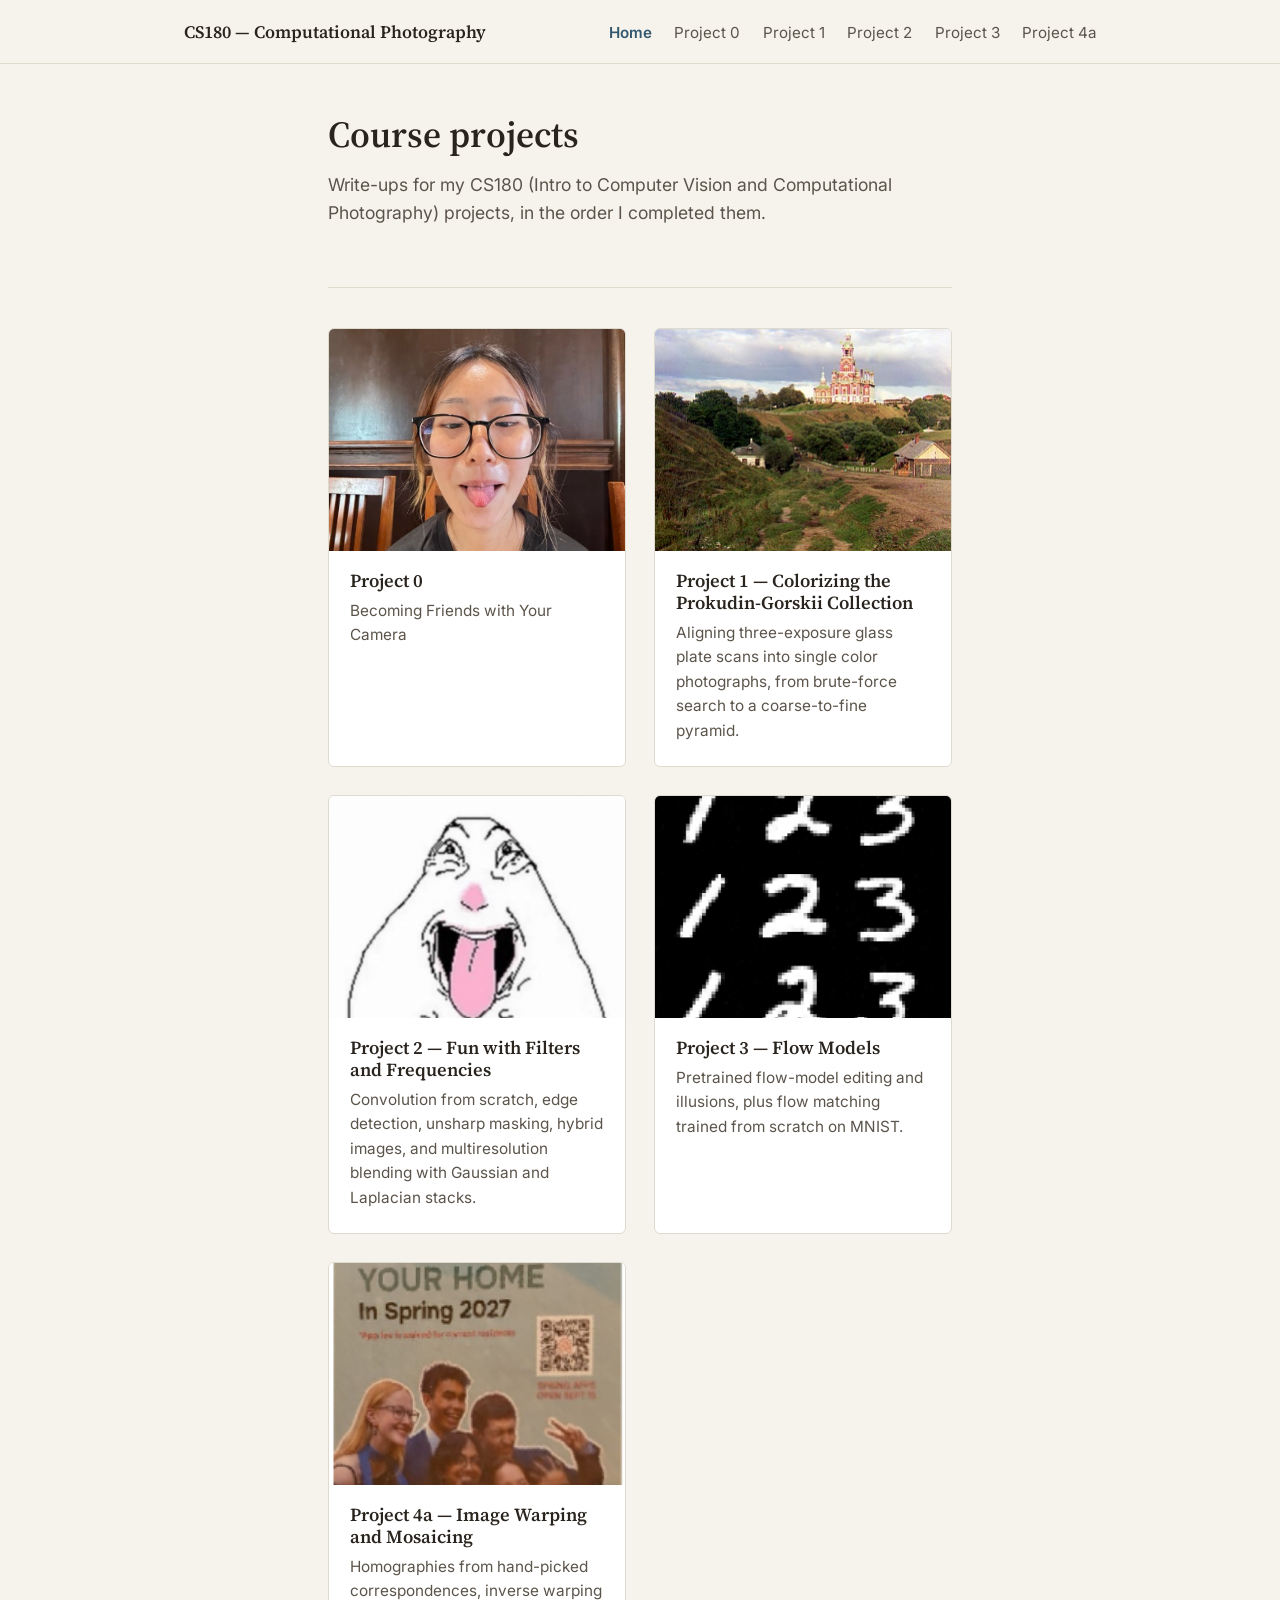
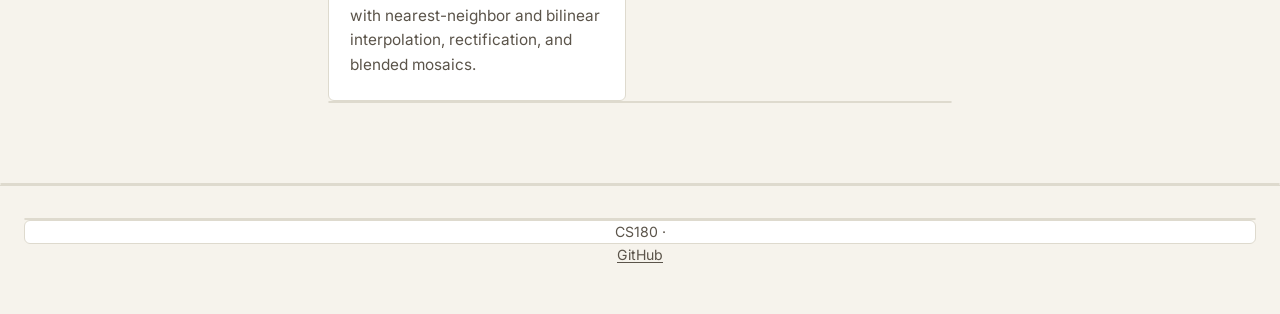
<file: index.html>
<!DOCTYPE html>
<html lang="en">
<head>
<meta charset="UTF-8">
<meta name="viewport" content="width=device-width, initial-scale=1.0">
<title>CS180 Projects</title>
<script src="script.js"></script>
<link rel="stylesheet" href="style.css">
</head>
<body>

<header class="site-header">
  <nav class="nav">
    <a class="nav-title" href="index.html">CS180 — Computational Photography</a>
    <div class="nav-links">
      <a href="index.html" aria-current="page">Home</a>
      <a href="project0.html">Project 0</a>
      <a href="project1.html">Project 1</a>
      <a href="project2.html">Project 2</a>
      <a href="project3.html">Project 3</a>
      <a href="project4a.html">Project 4a</a>
    </div>
  </nav>
</header>

<main class="container">
  <section class="hero">
    <h1>Course projects</h1>
    <p class="lede">
      Write-ups for my CS180 (Intro to Computer Vision and Computational
      Photography) projects, in the order I completed them.
    </p>
  </section>

  <div class="project-grid">

    <a class="project-card" href="project0.html">
      <div class="thumb">
        <img src="assets/project0/selfie-close.jpg">
      </div>
      <div class="card-body">
        <h3>Project 0</h3>
        <p>Becoming Friends with Your Camera</p>
      </div>
    </a>

    <a class="project-card" href="project1.html">
      <div class="thumb">
        <img src="assets/project1/cathedral_colorized.jpg" alt="Project 1 image" onerror="imgFallback(this)">
      </div>
      <div class="card-body">
        <h3>Project 1 — Colorizing the Prokudin-Gorskii Collection</h3>
        <p>Aligning three-exposure glass plate scans into single color
          photographs, from brute-force search to a coarse-to-fine pyramid.</p>
      </div>
    </a>

    <a class="project-card" href="project2.html">
      <div class="thumb">
        <img src="assets/project2/cover.png" alt="Project 2 image" onerror="imgFallback(this)">
      </div>
      <div class="card-body">
        <h3>Project 2 — Fun with Filters and Frequencies</h3>
        <p>Convolution from scratch, edge detection, unsharp masking, hybrid images,
          and multiresolution blending with Gaussian and Laplacian stacks.</p>
      </div>
    </a>
    <a class="project-card" href="project3.html">
      <div class="thumb">
        <img src="assets/project3/cover.png" alt="Project 3 image" onerror="imgFallback(this)">
      </div>
      <div class="card-body">
        <h3>Project 3 — Flow Models</h3>
        <p>Pretrained flow-model editing and illusions, plus flow matching trained from scratch on MNIST.</p>
      </div>
    </a>
    <a class="project-card" href="project4a.html">
      <div class="thumb">
        <img src="assets/project4a/cover.png" alt="Project 4a image" onerror="imgFallback(this)">
      </div>
      <div class="card-body">
        <h3>Project 4a — Image Warping and Mosaicing</h3>
        <p>Homographies from hand-picked correspondences, inverse warping with nearest-neighbor and bilinear interpolation, rectification, and blended mosaics.</p>
      </div>
  </div>
</main>

<footer class="site-footer">
  <p>CS180 · <a href="https://github.com/">GitHub</a></p>
</footer>

</body>
</html>
</file>
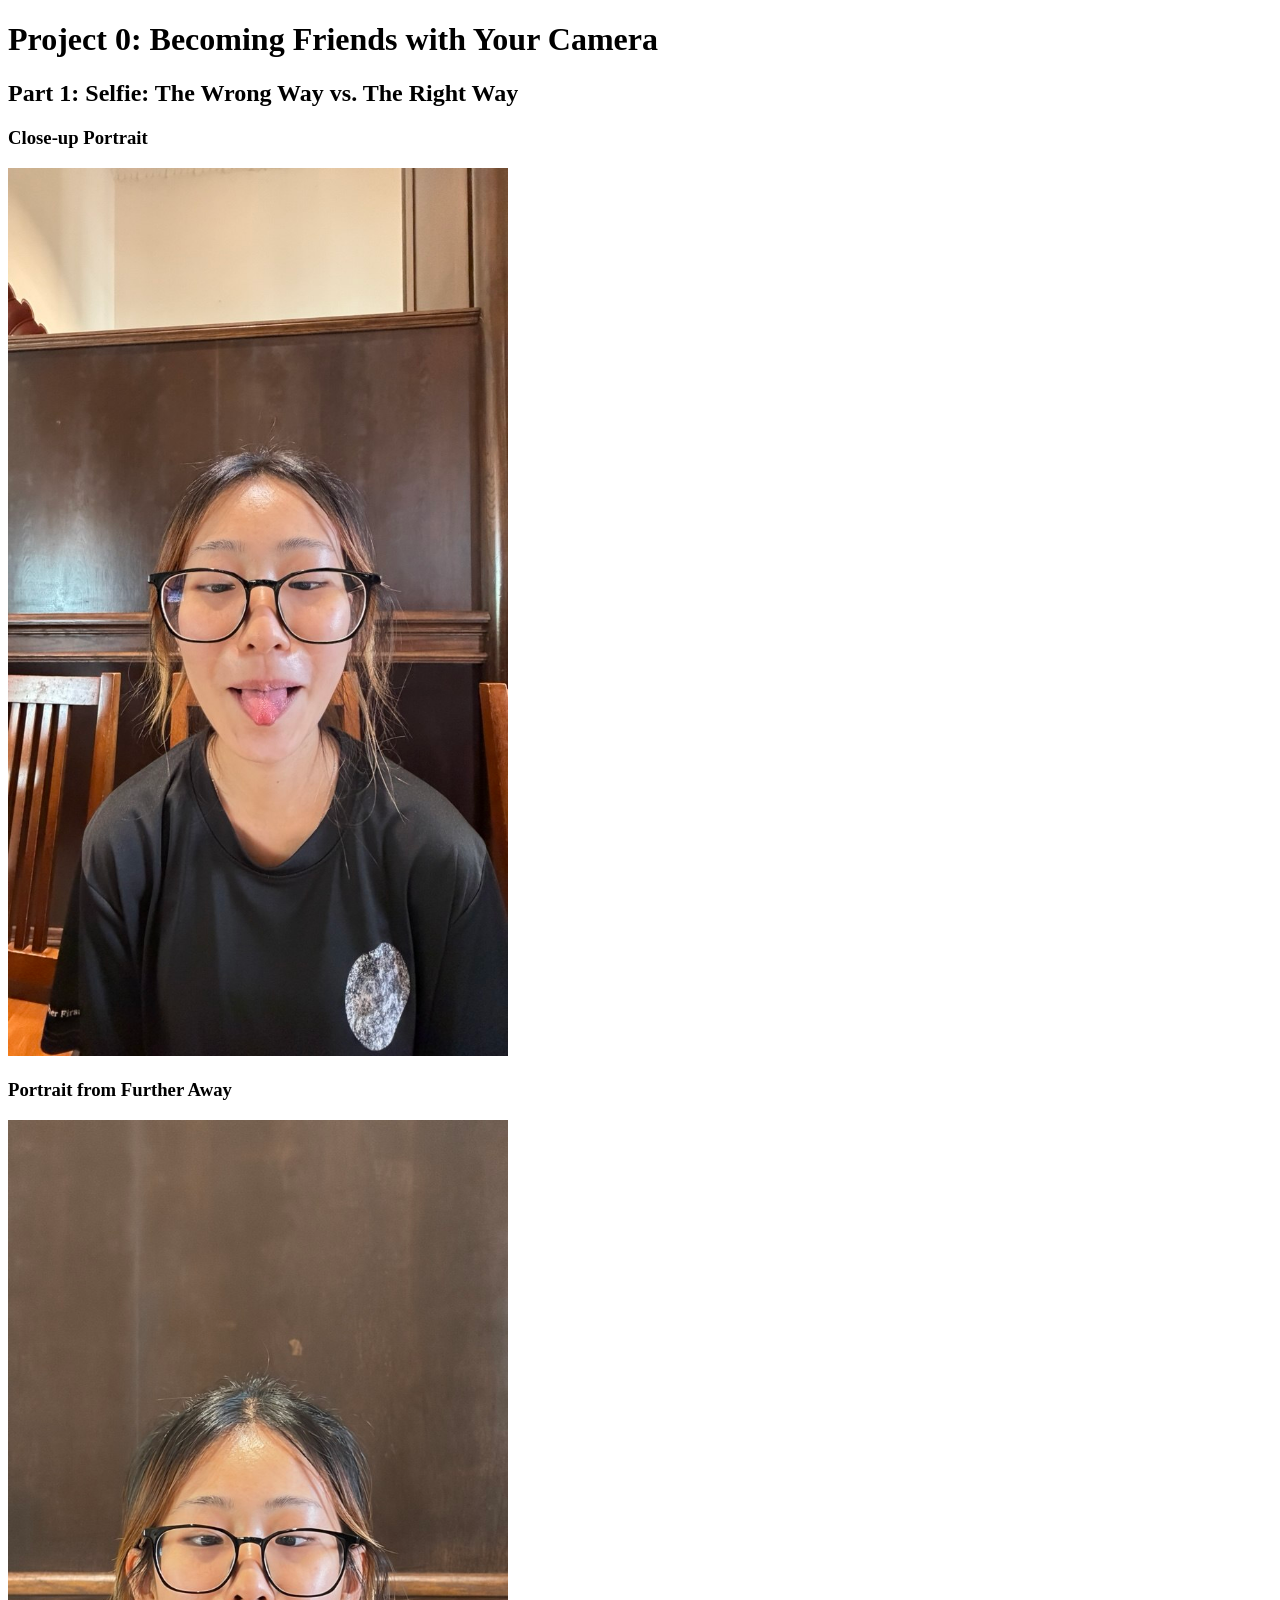
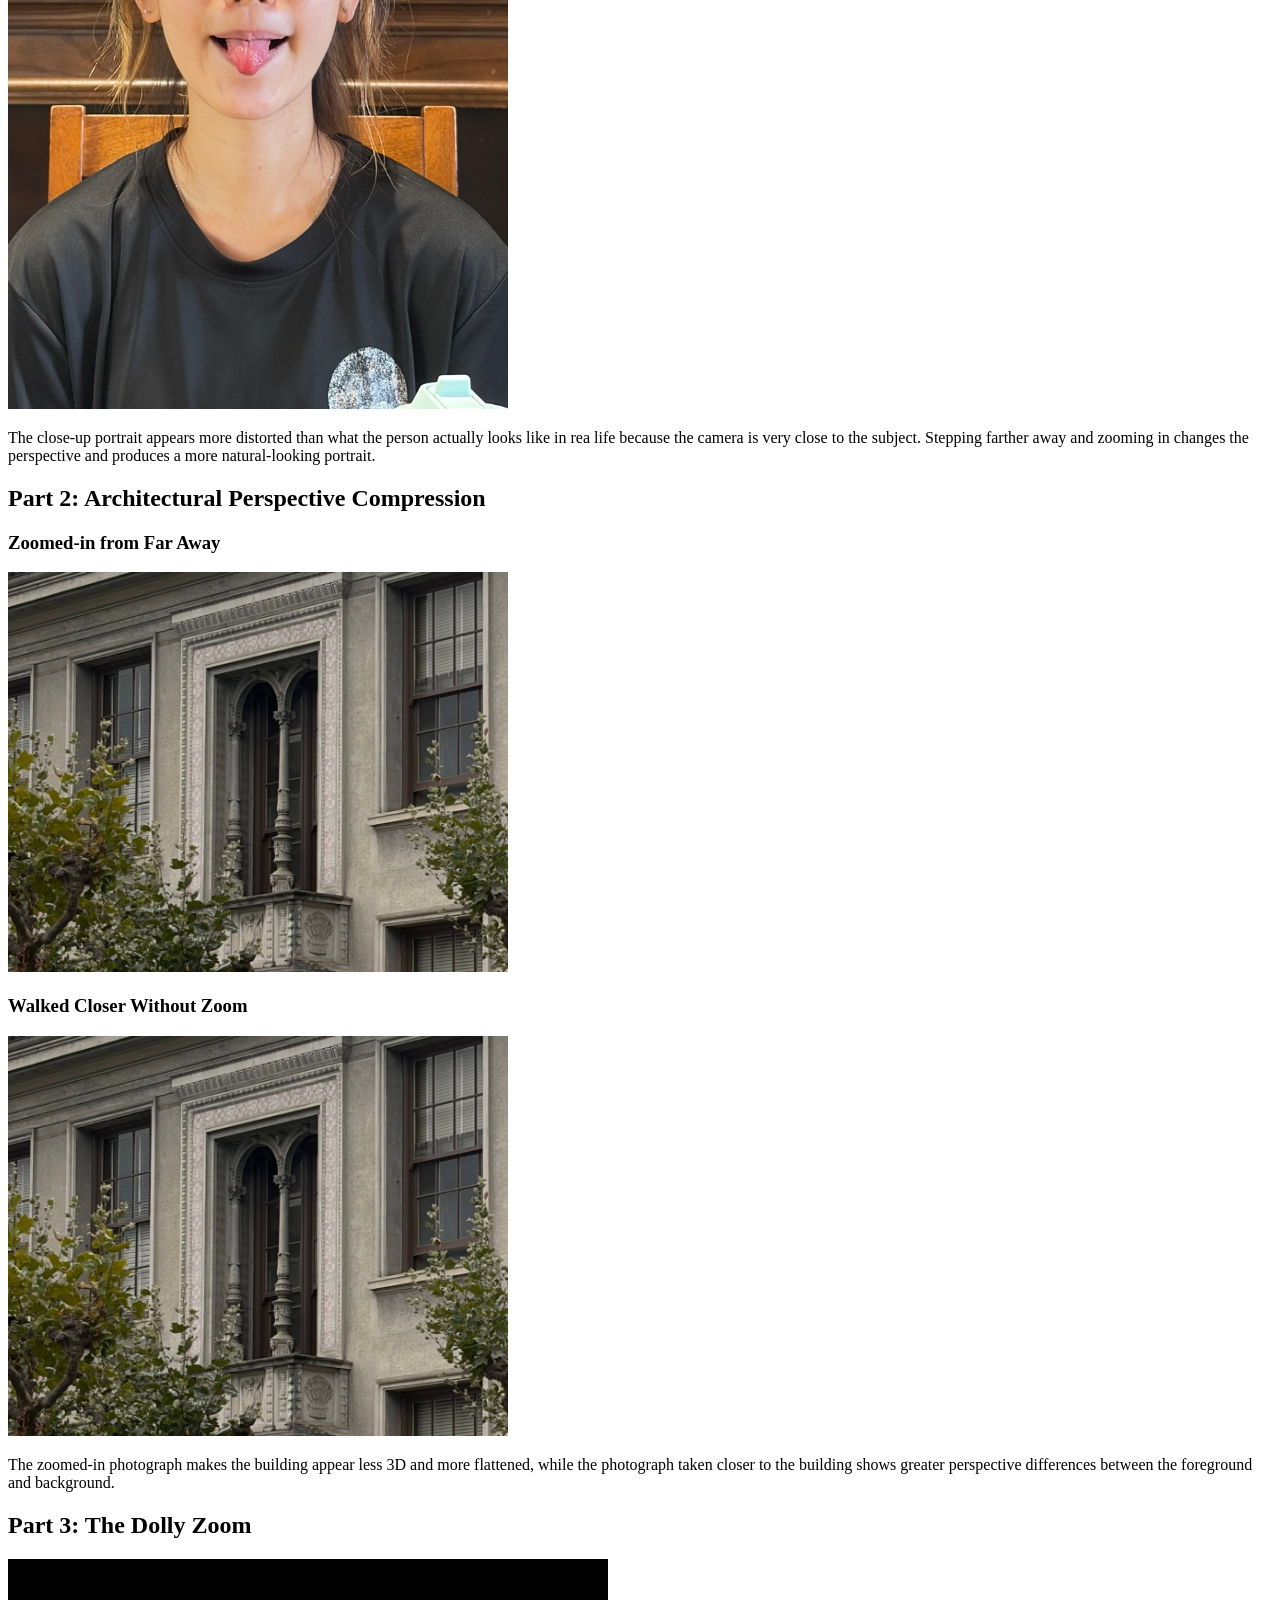
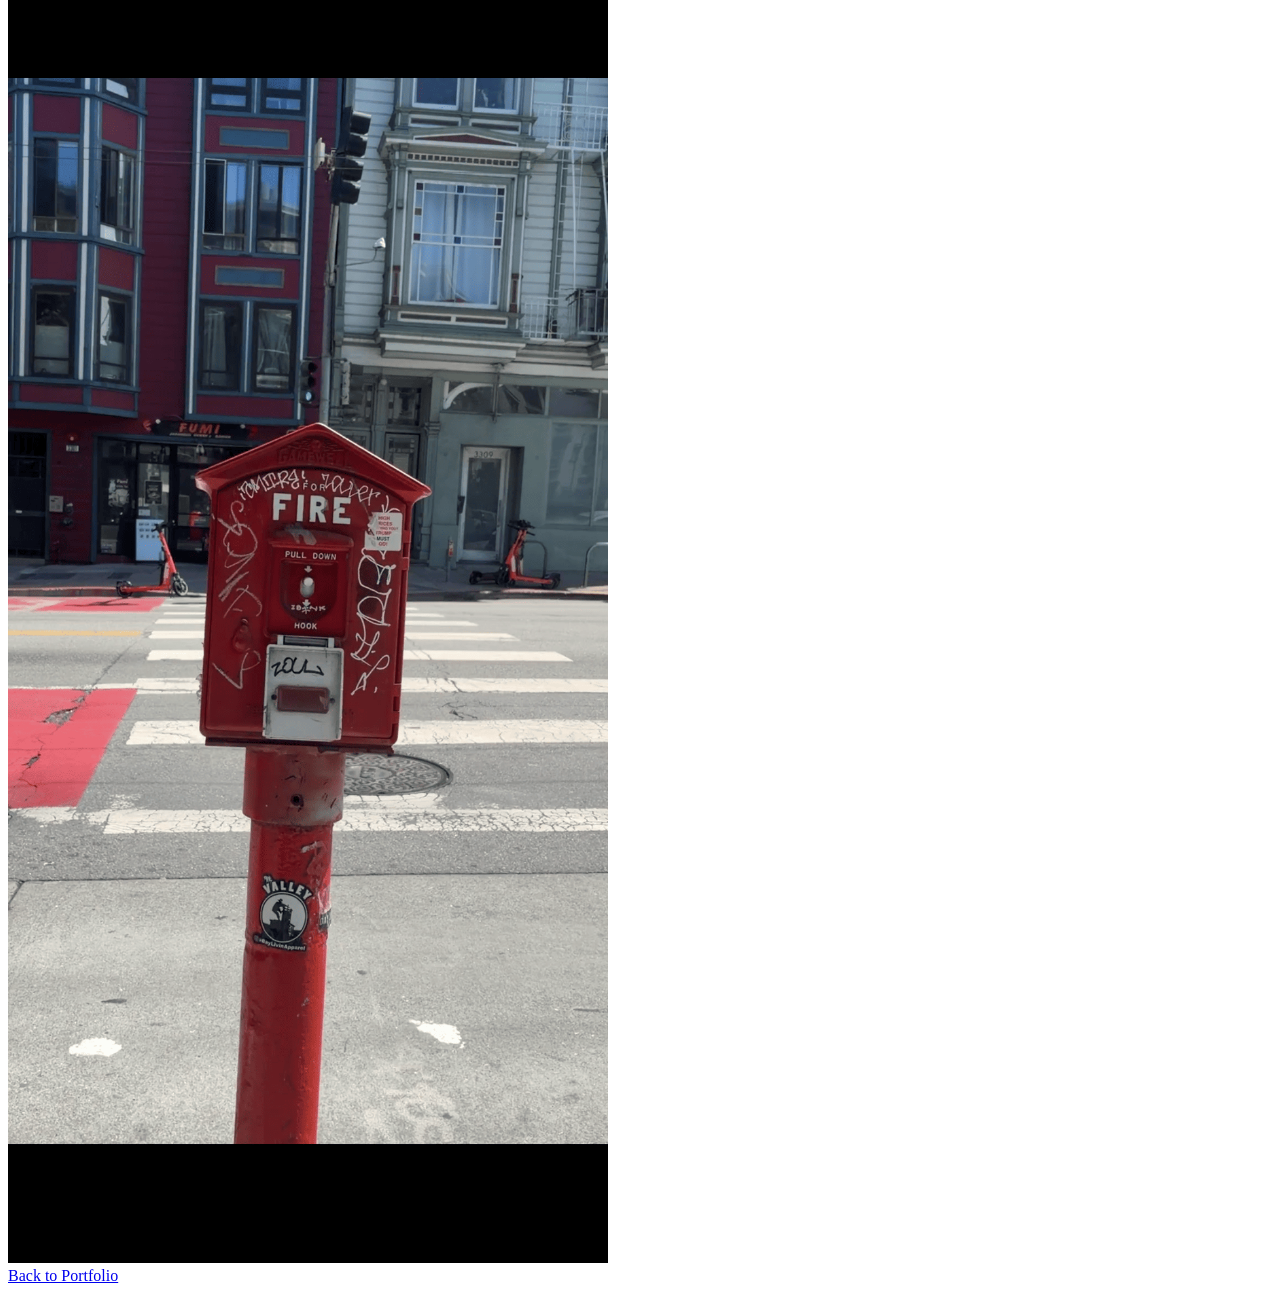
<file: 0/index.html>
<!DOCTYPE html>
<html>
<head>
    <title>Project 0 - Becoming Friends with Your Camera</title>
</head>

<body>

    <h1>Project 0: Becoming Friends with Your Camera</h1>

    <h2>Part 1: Selfie: The Wrong Way vs. The Right Way</h2>

    <h3>Close-up Portrait</h3>
    <img src="./selfie-close.jpg" width="500">

    <h3>Portrait from Further Away</h3>
    <img src="./selfie-far.jpg" width="500">

    <p>
        The close-up portrait appears more distorted than what the person actually looks like in rea life because the camera is
        very close to the subject. Stepping farther away and zooming in
        changes the perspective and produces a more natural-looking portrait.
    </p>


    <h2>Part 2: Architectural Perspective Compression</h2>

    <h3>Zoomed-in from Far Away</h3>
    <img src="./building-close.jpg" width="500">

    <h3>Walked Closer Without Zoom</h3>
    <img src="./building-close.jpg" width="500">

    <p>
        The zoomed-in photograph makes the building appear less 3D and more flattened, while the photograph taken closer to the building
        shows greater perspective differences between the foreground and background.
    </p>


    <h2>Part 3: The Dolly Zoom</h2>

    <img src="./dolly-zoom.gif" width="600">

    <br>
    <a href="../index.html">Back to Portfolio</a>

</body>
</html>
</file>
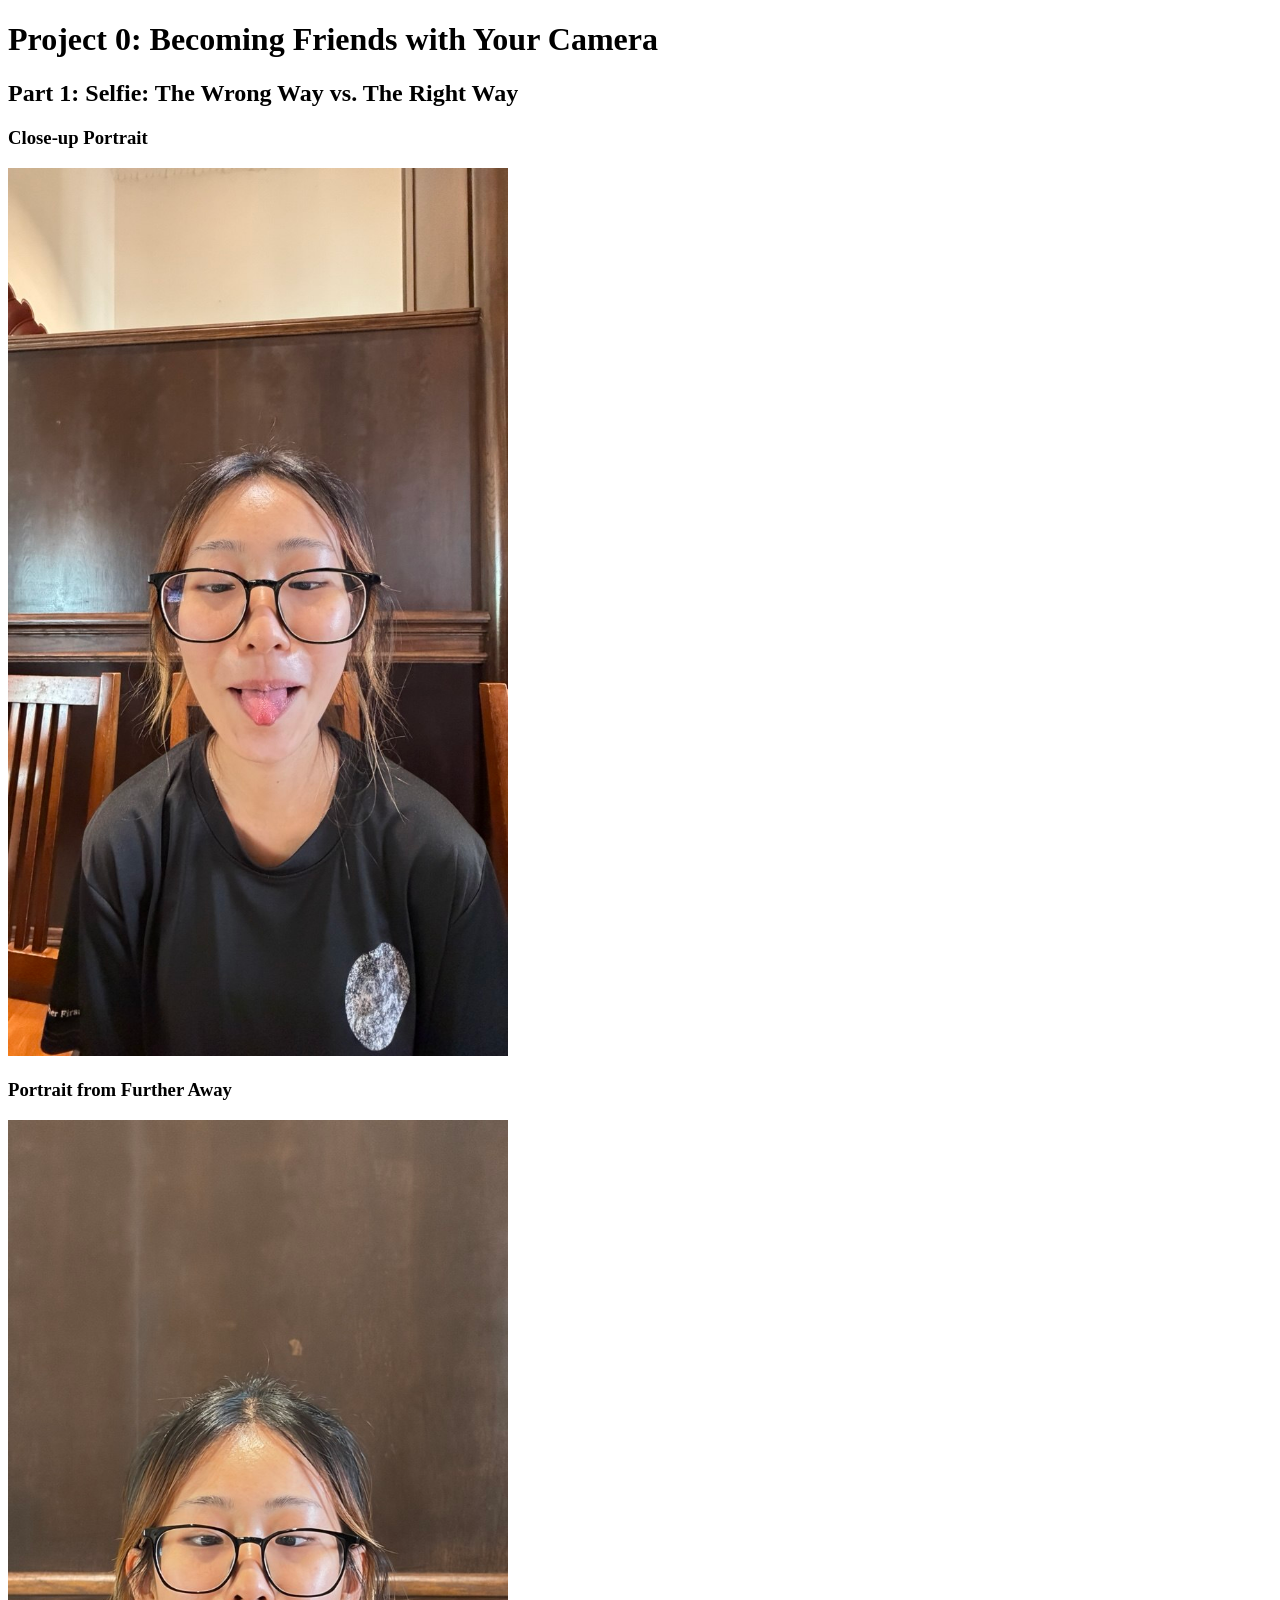
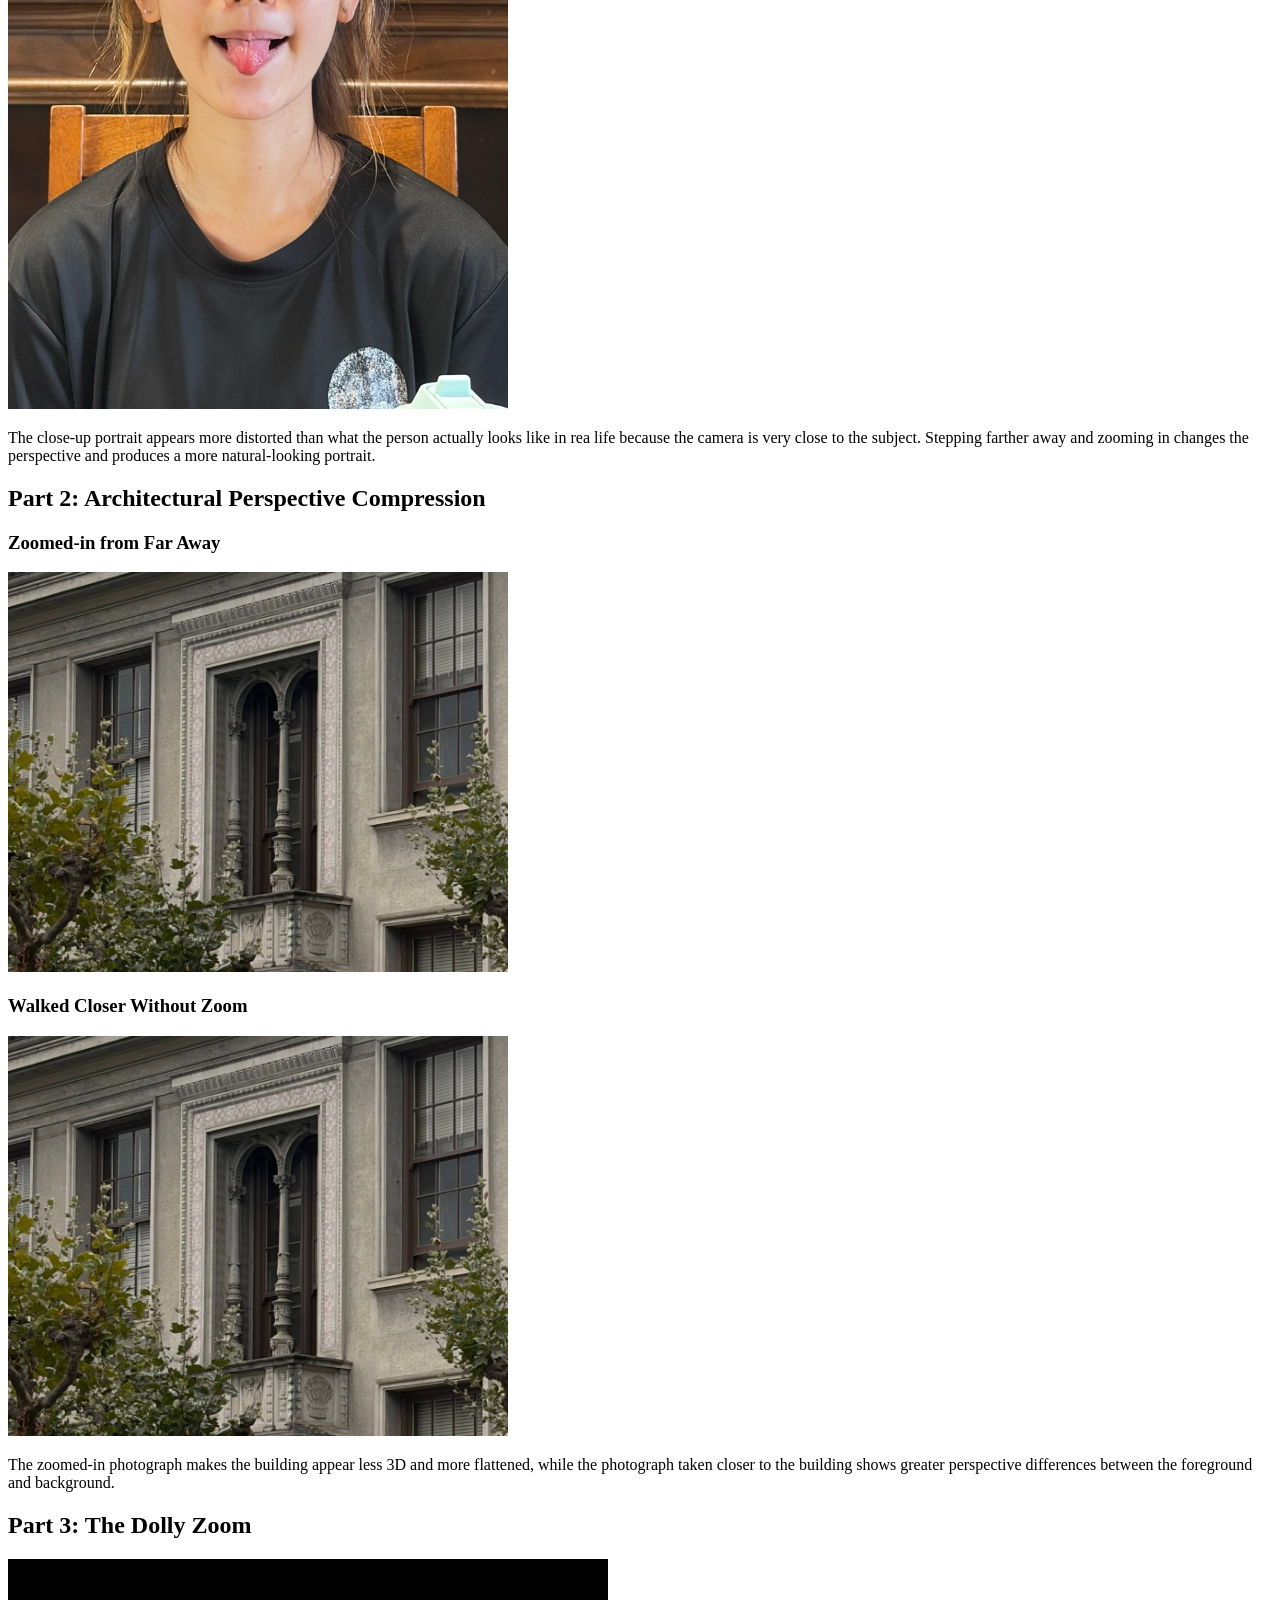
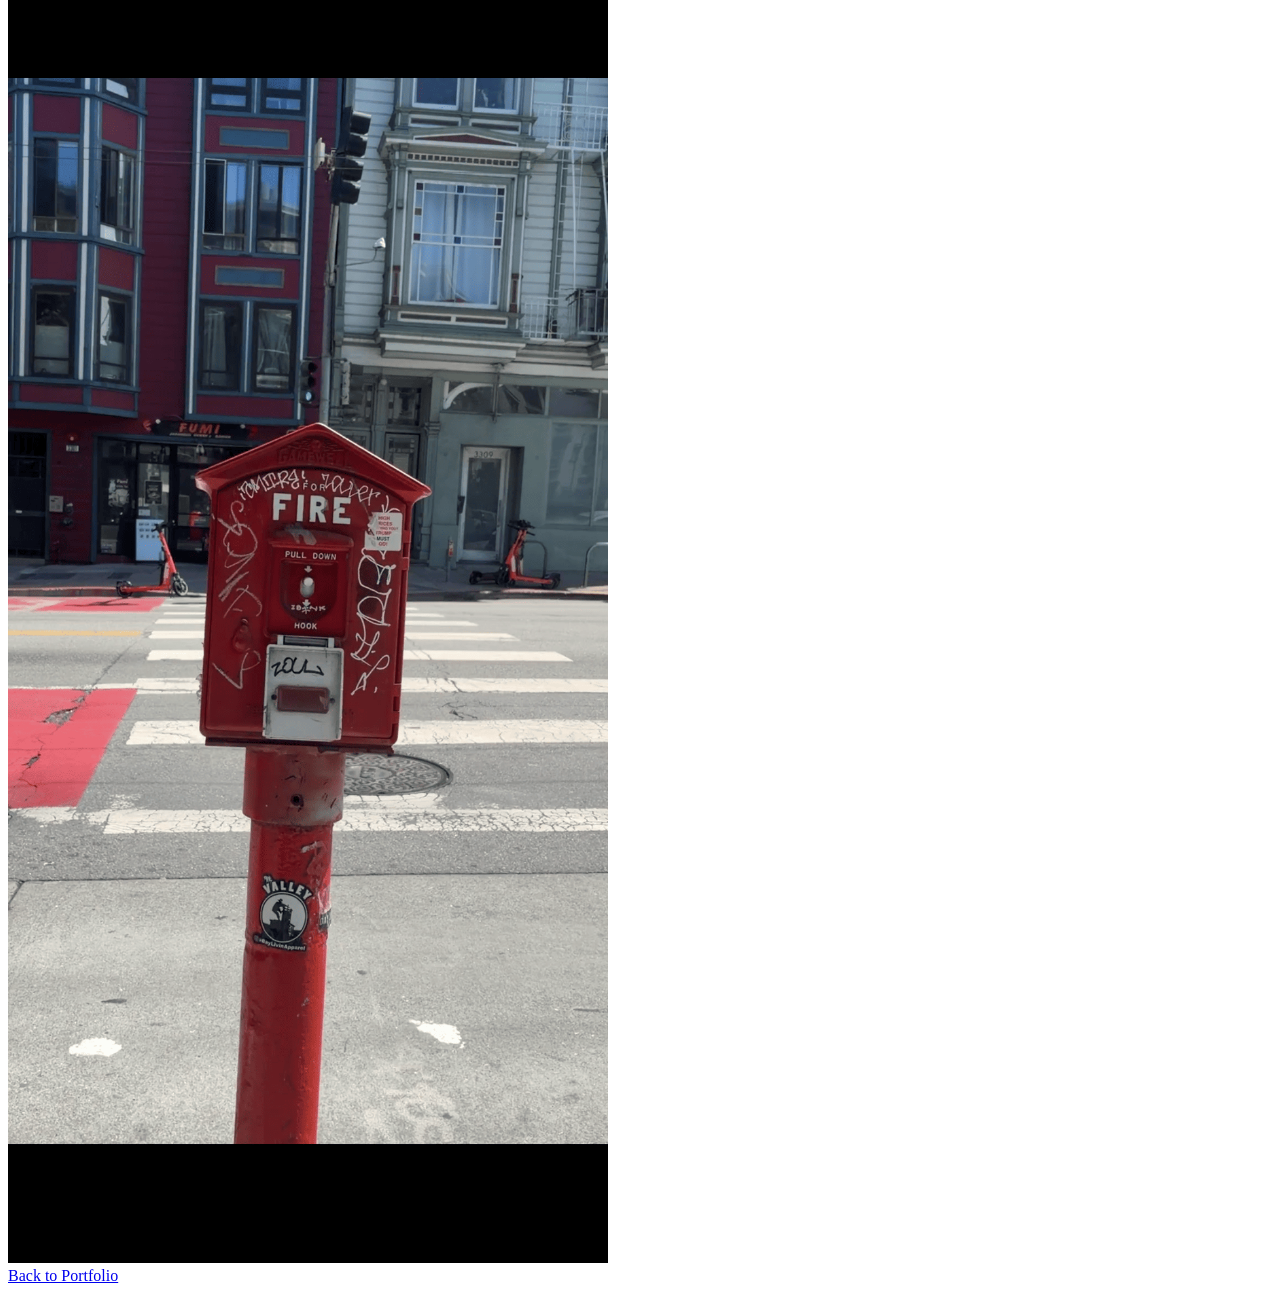
<file: project0.html>
<!DOCTYPE html>
<html>
<head>
    <title>Project 0 - Becoming Friends with Your Camera</title>
</head>

<body>

    <h1>Project 0: Becoming Friends with Your Camera</h1>

    <h2>Part 1: Selfie: The Wrong Way vs. The Right Way</h2>

    <h3>Close-up Portrait</h3>
    <img src="../assets/project0/selfie-close.jpg" width="500">

    <h3>Portrait from Further Away</h3>
    <img src="../assets/project0/selfie-far.jpg" width="500">

    <p>
        The close-up portrait appears more distorted than what the person actually looks like in rea life because the camera is
        very close to the subject. Stepping farther away and zooming in
        changes the perspective and produces a more natural-looking portrait.
    </p>


    <h2>Part 2: Architectural Perspective Compression</h2>

    <h3>Zoomed-in from Far Away</h3>
    <img src="../assets/project0/building-close.jpg" width="500">

    <h3>Walked Closer Without Zoom</h3>
    <img src="../assets/project0/building-close.jpg" width="500">

    <p>
        The zoomed-in photograph makes the building appear less 3D and more flattened, while the photograph taken closer to the building
        shows greater perspective differences between the foreground and background.
    </p>


    <h2>Part 3: The Dolly Zoom</h2>

    <img src="../assets/project0/dolly-zoom.gif" width="600">

    <br>
    <a href="../index.html">Back to Portfolio</a>

</body>
</html>
</file>
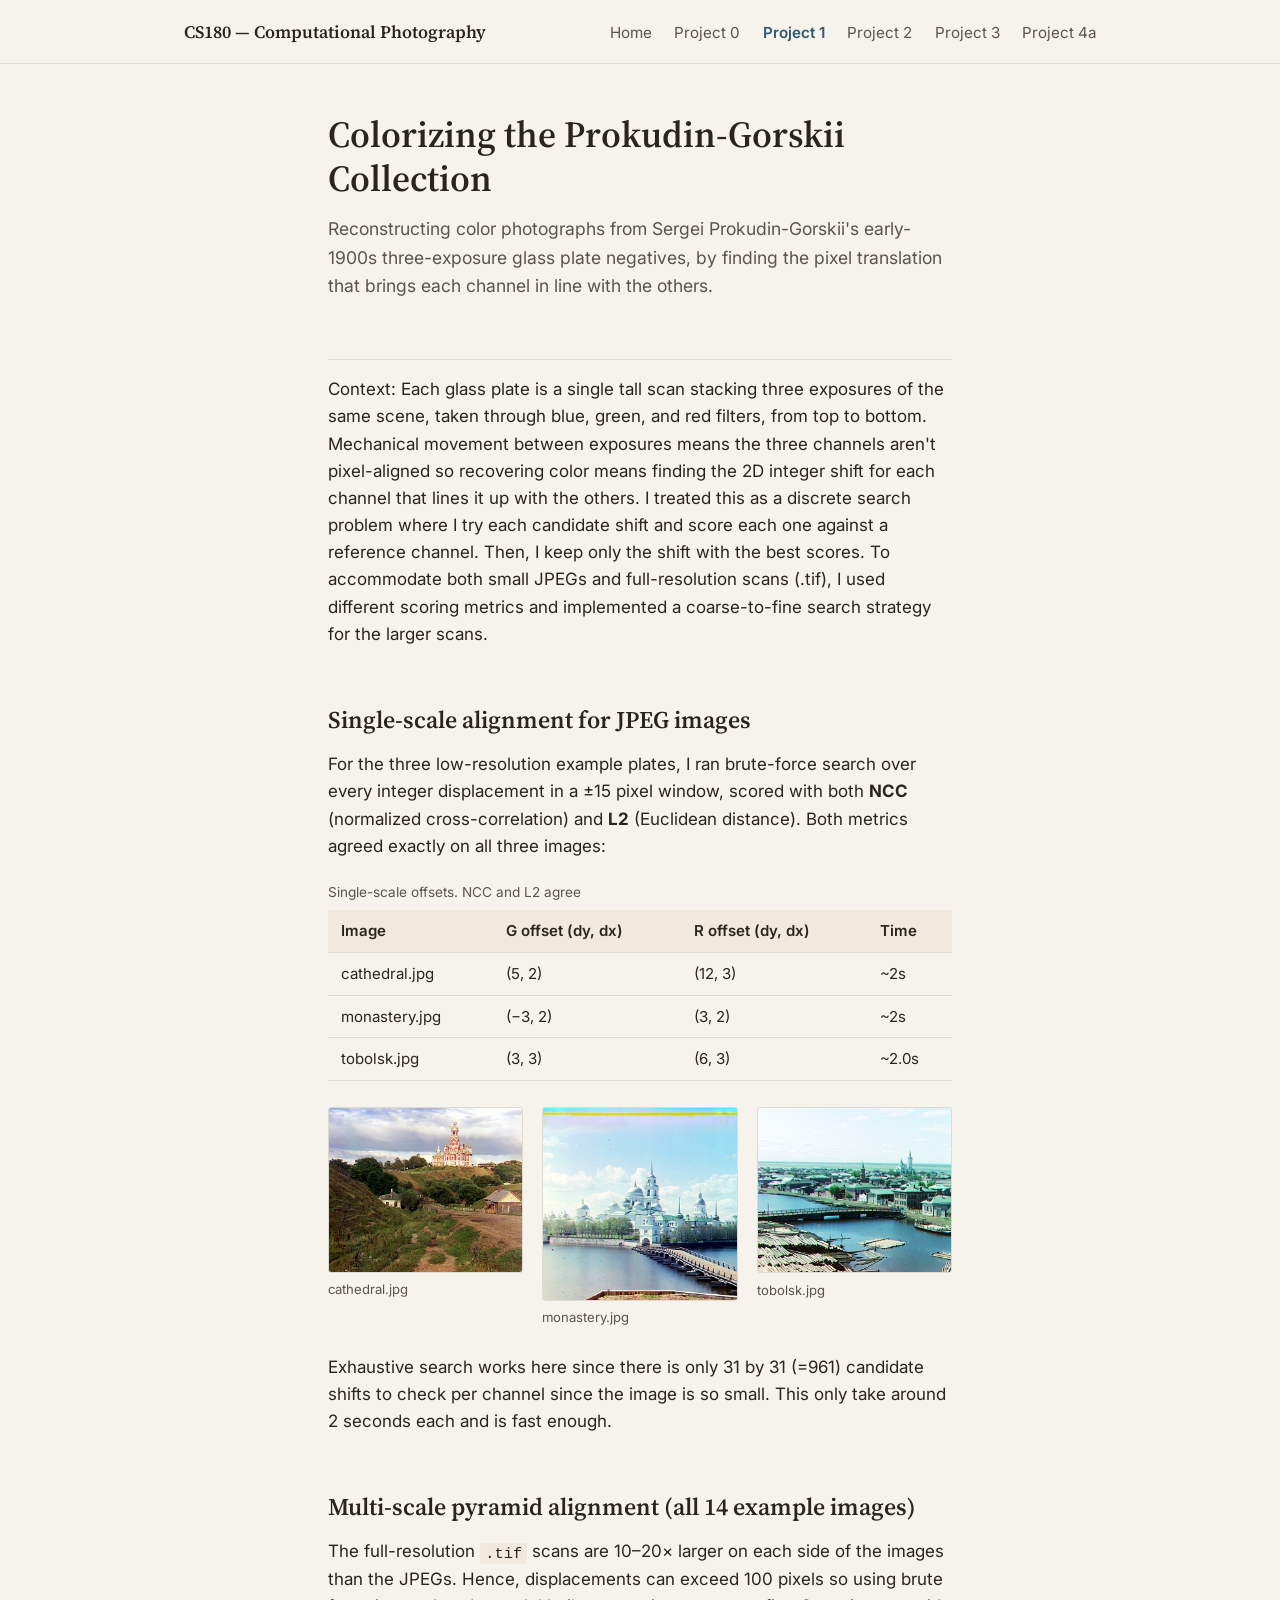
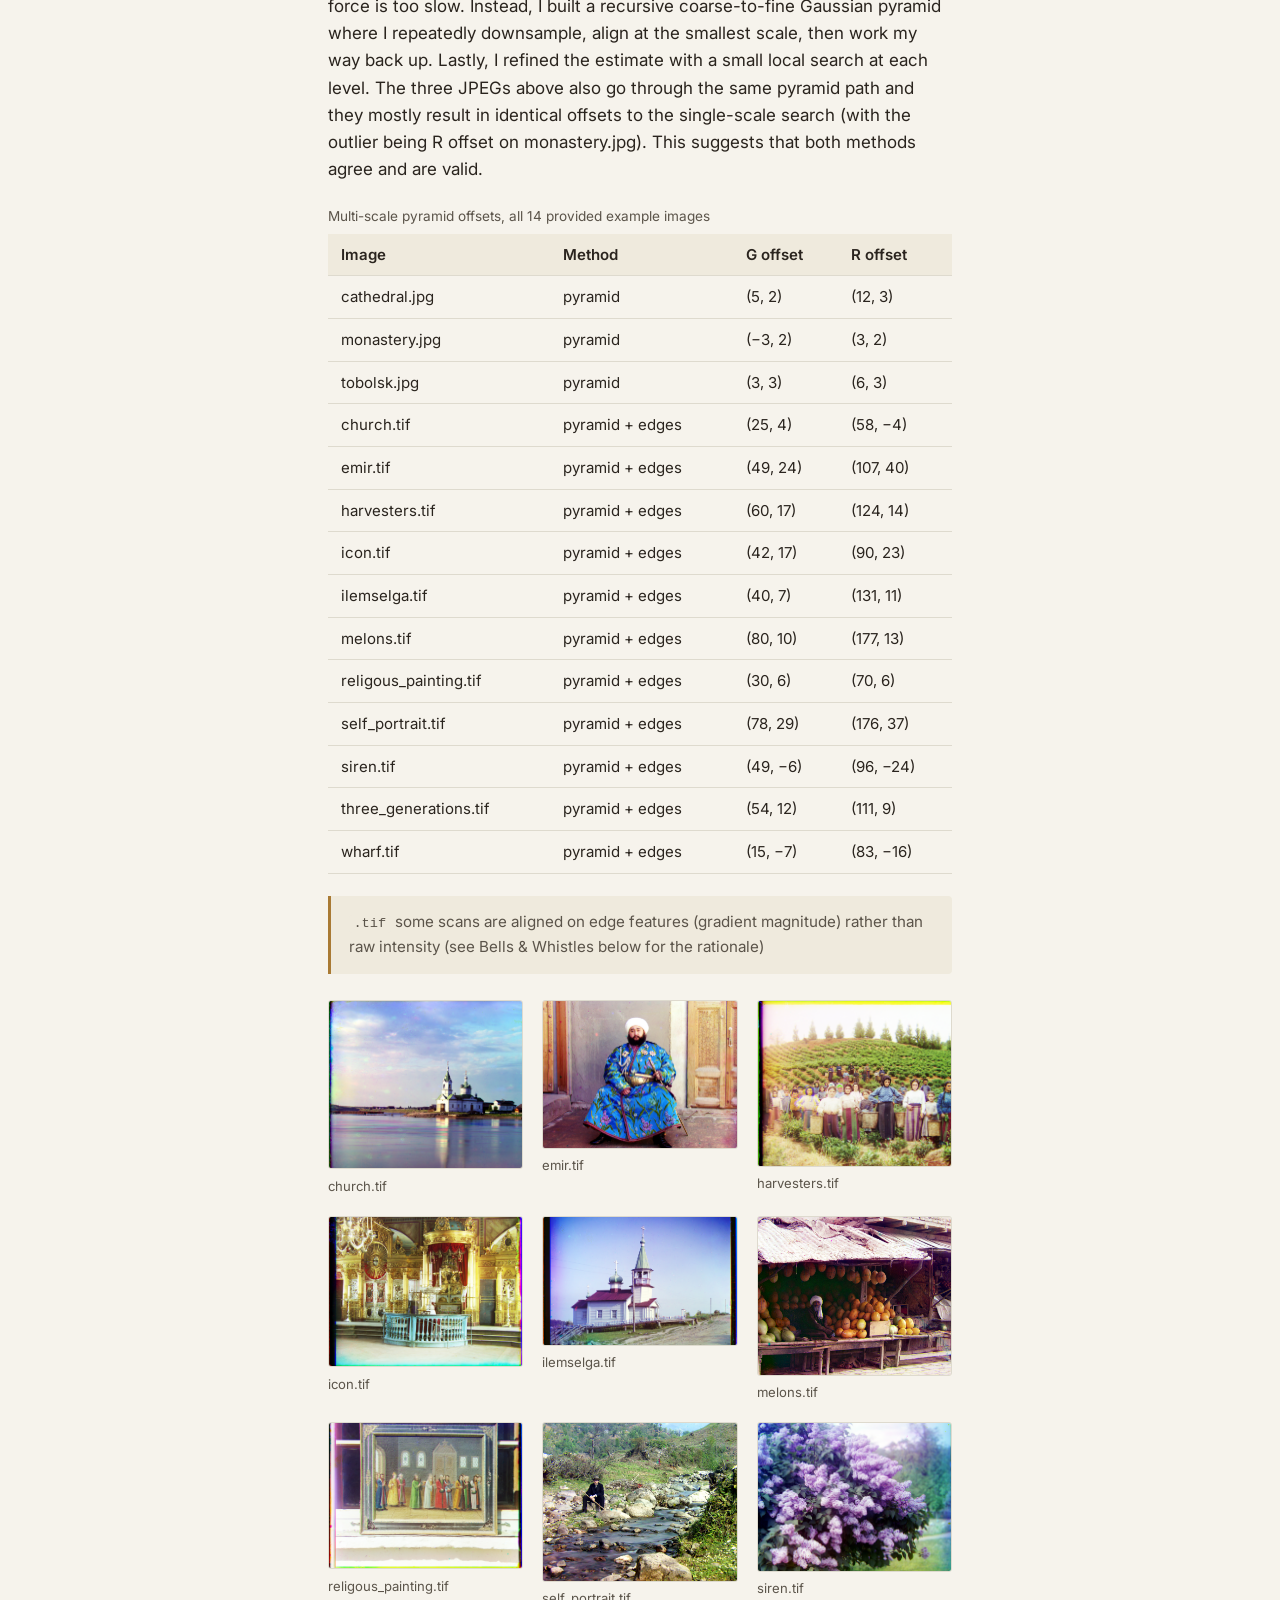
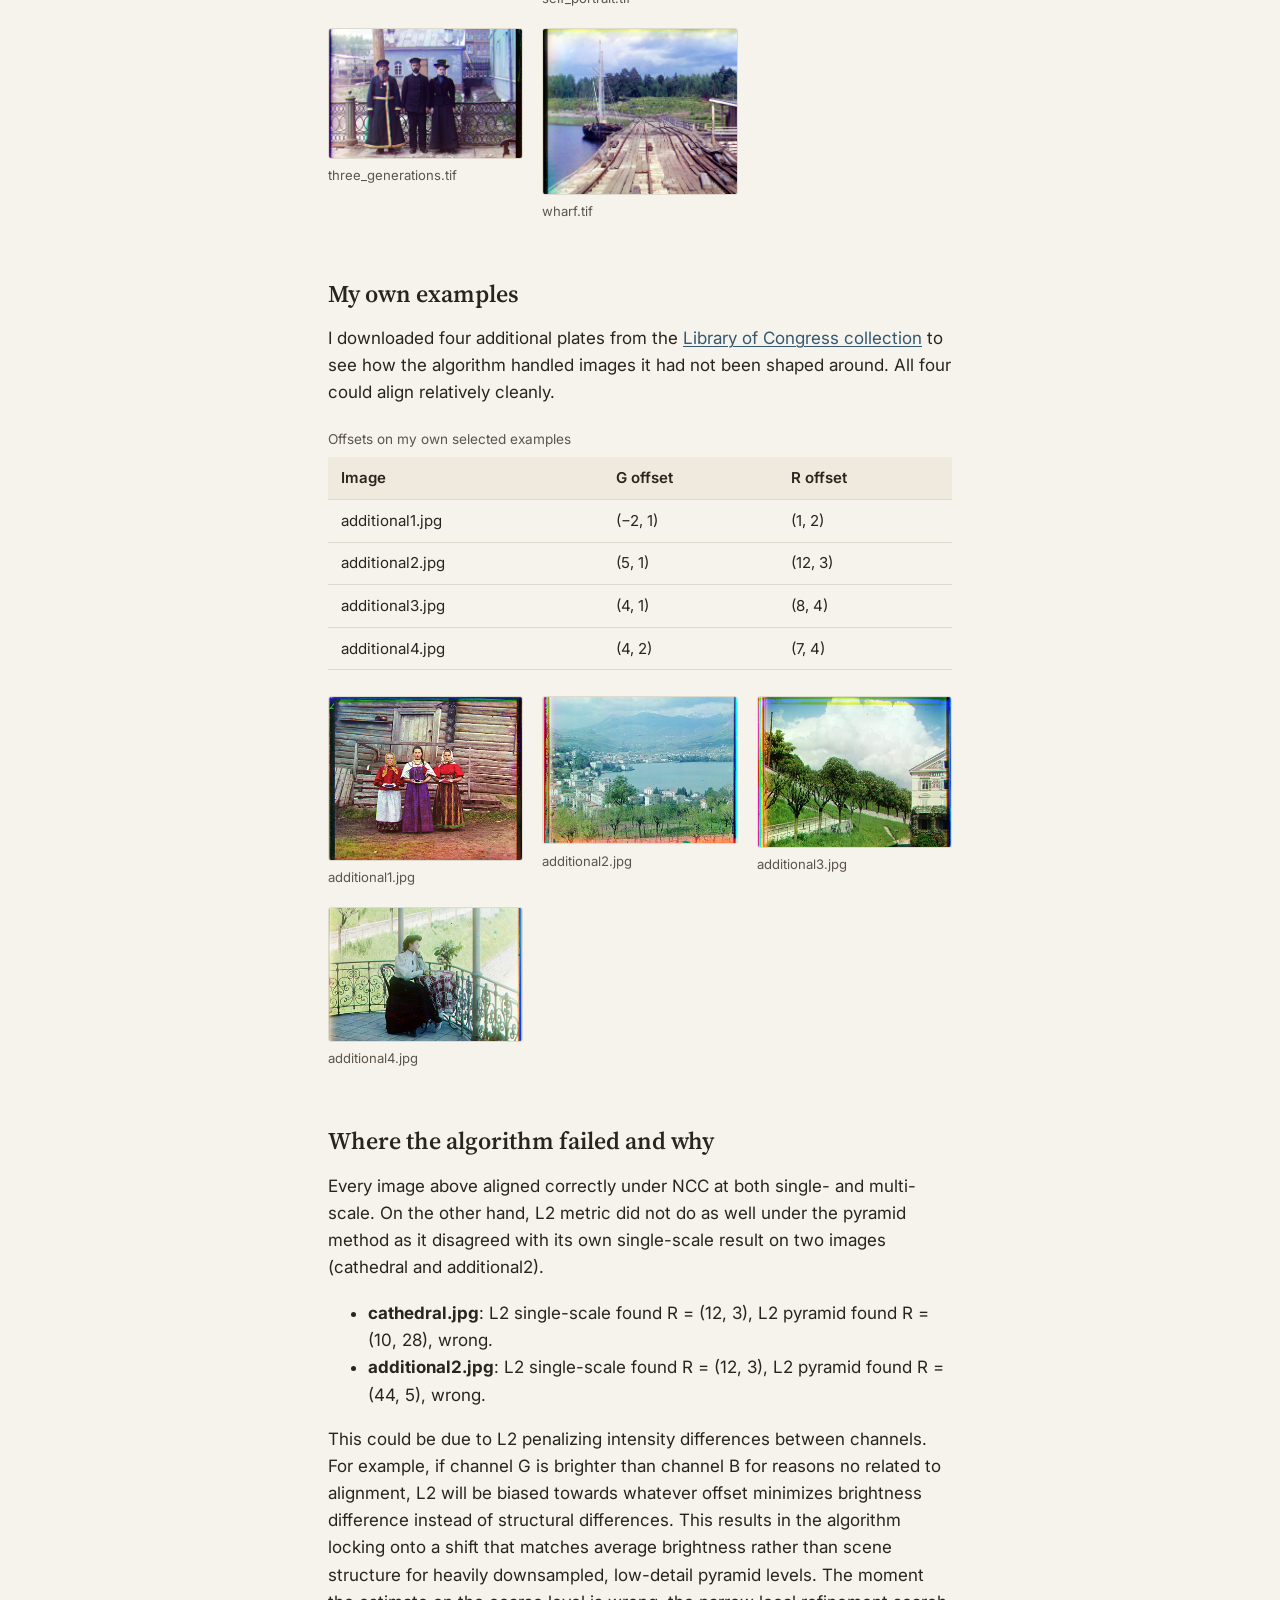
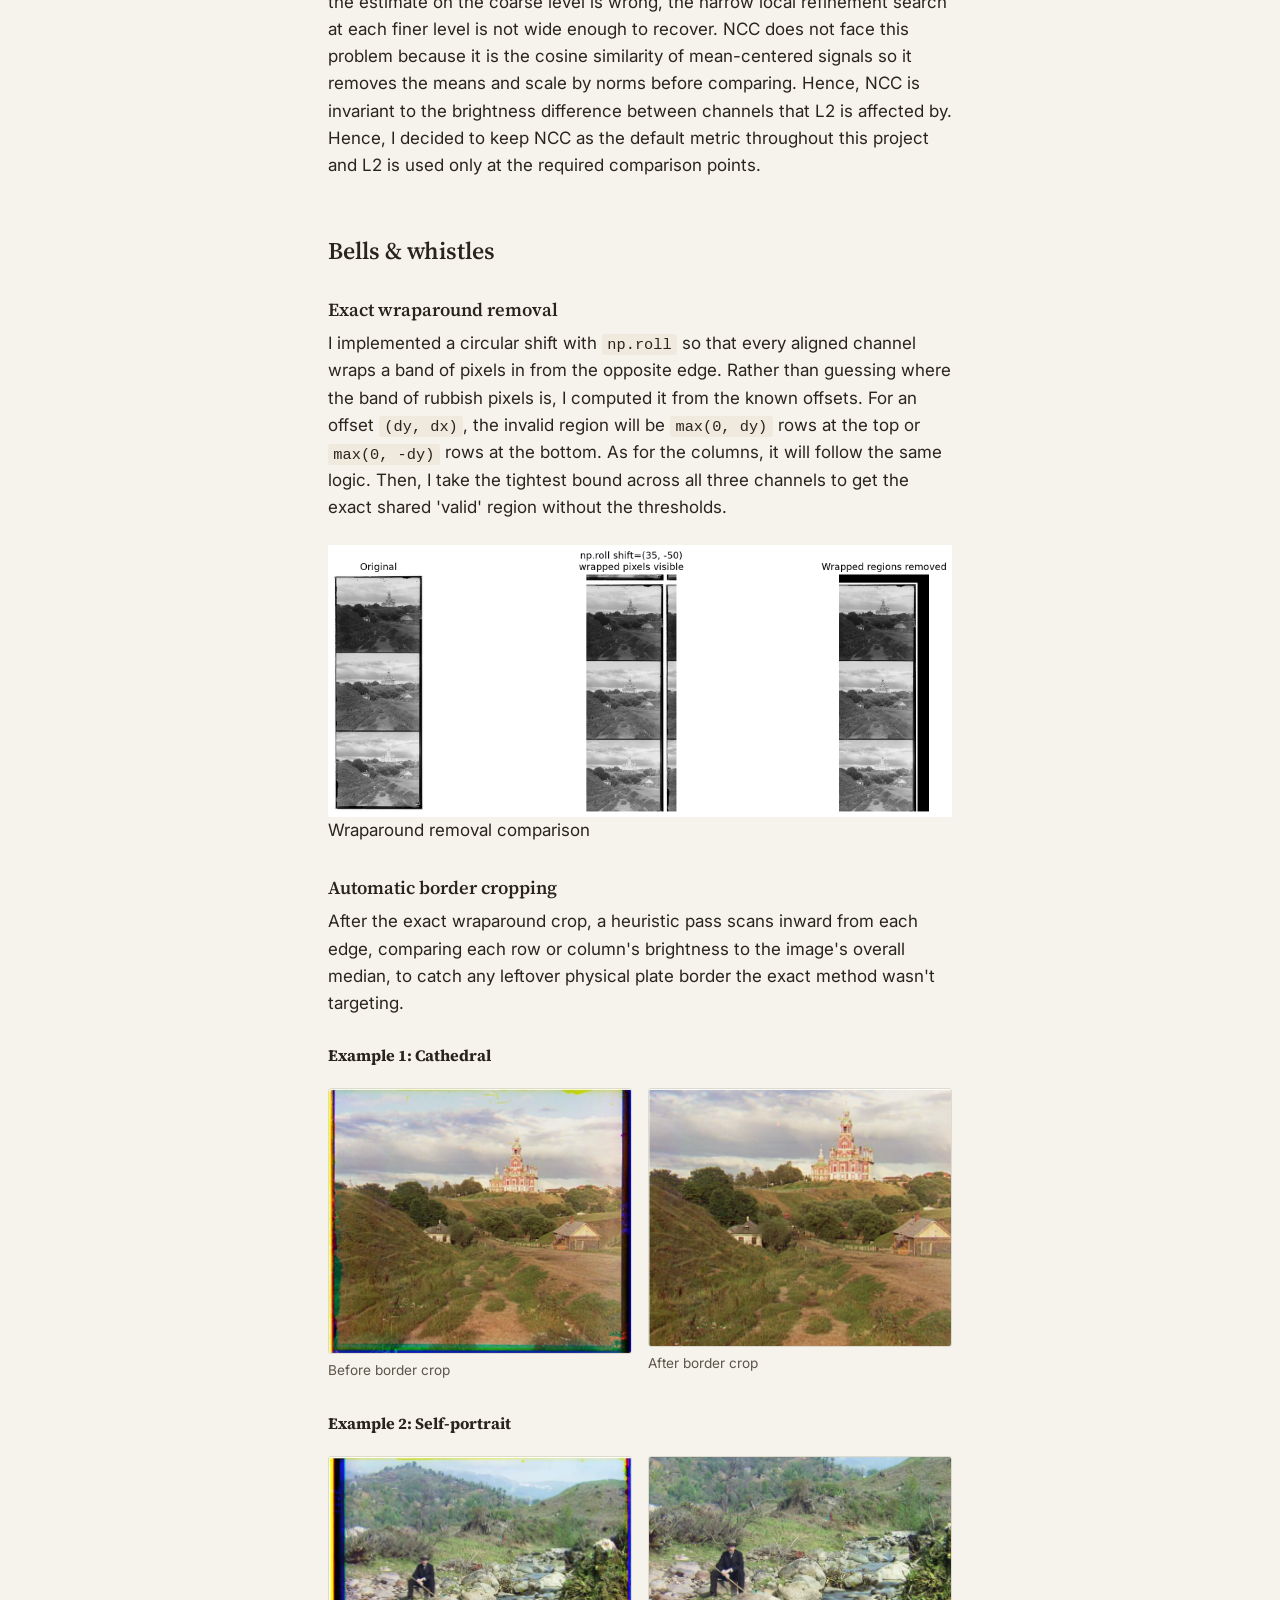
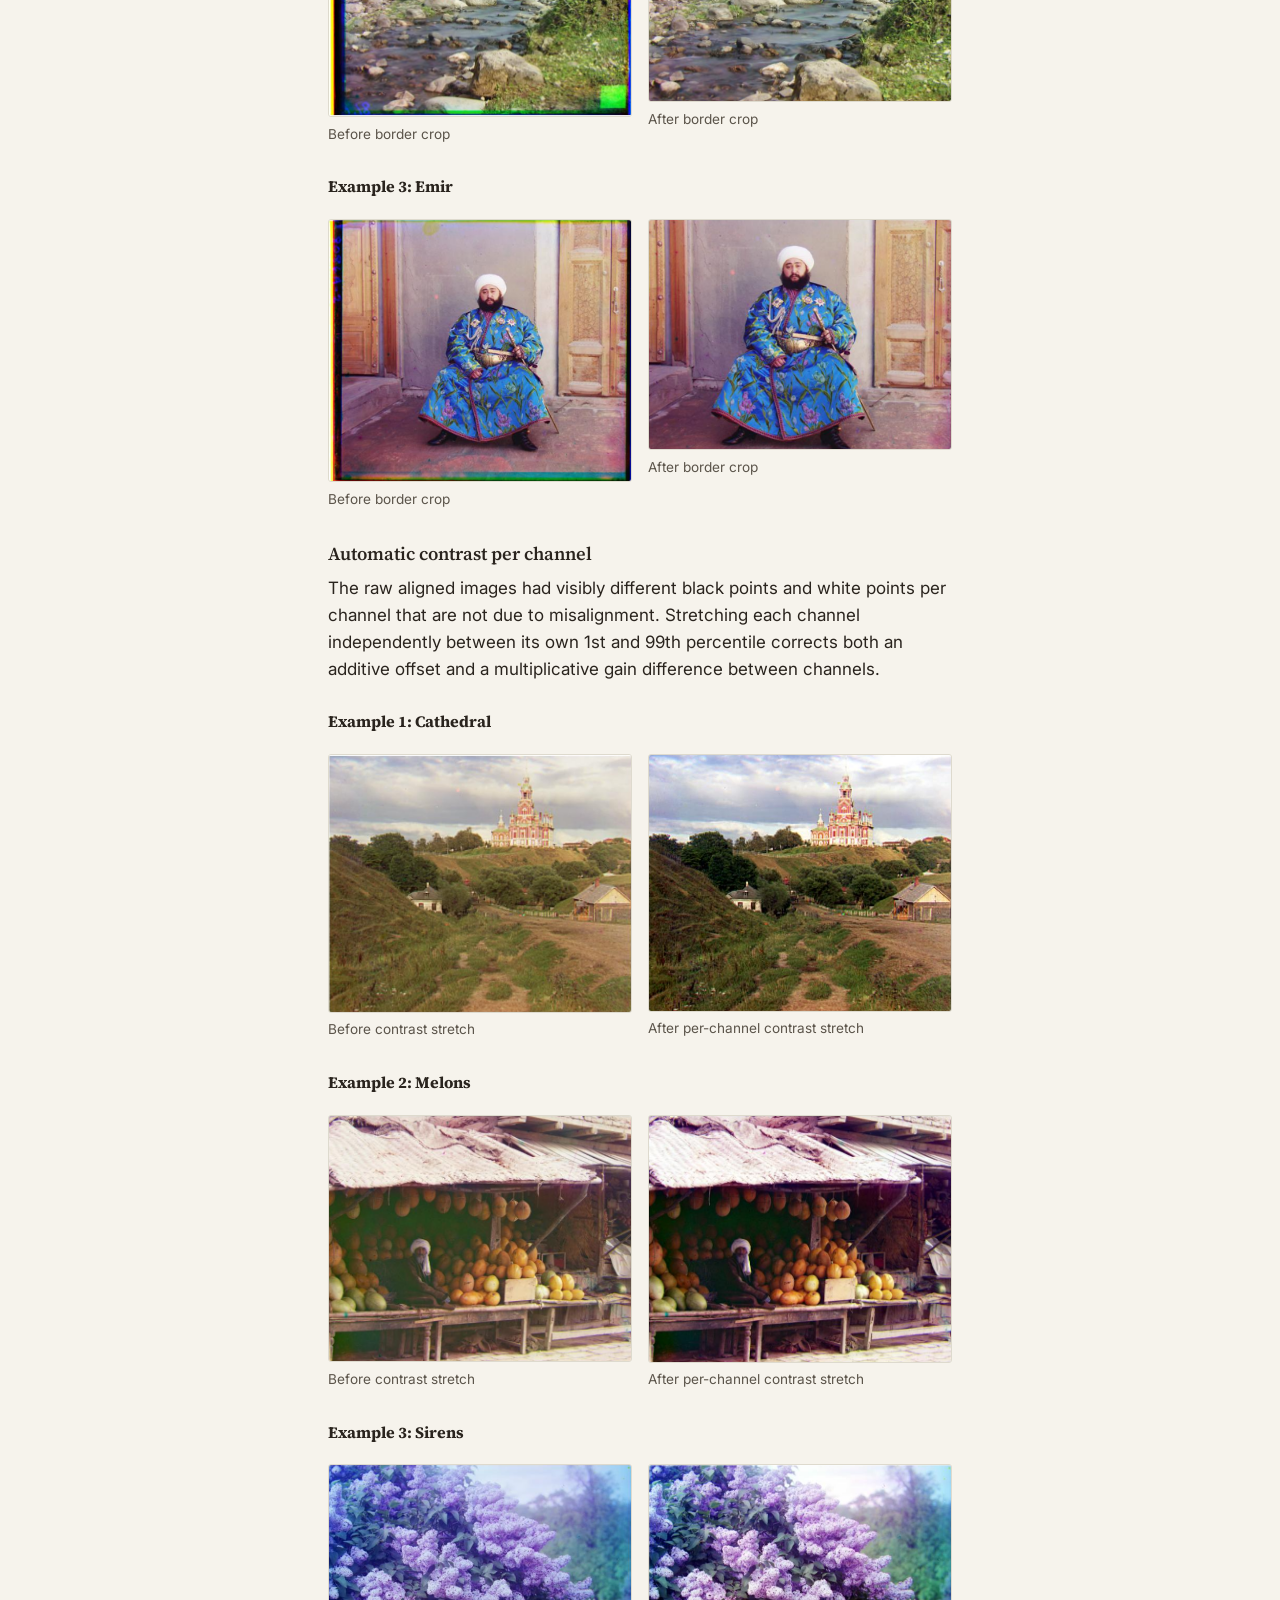
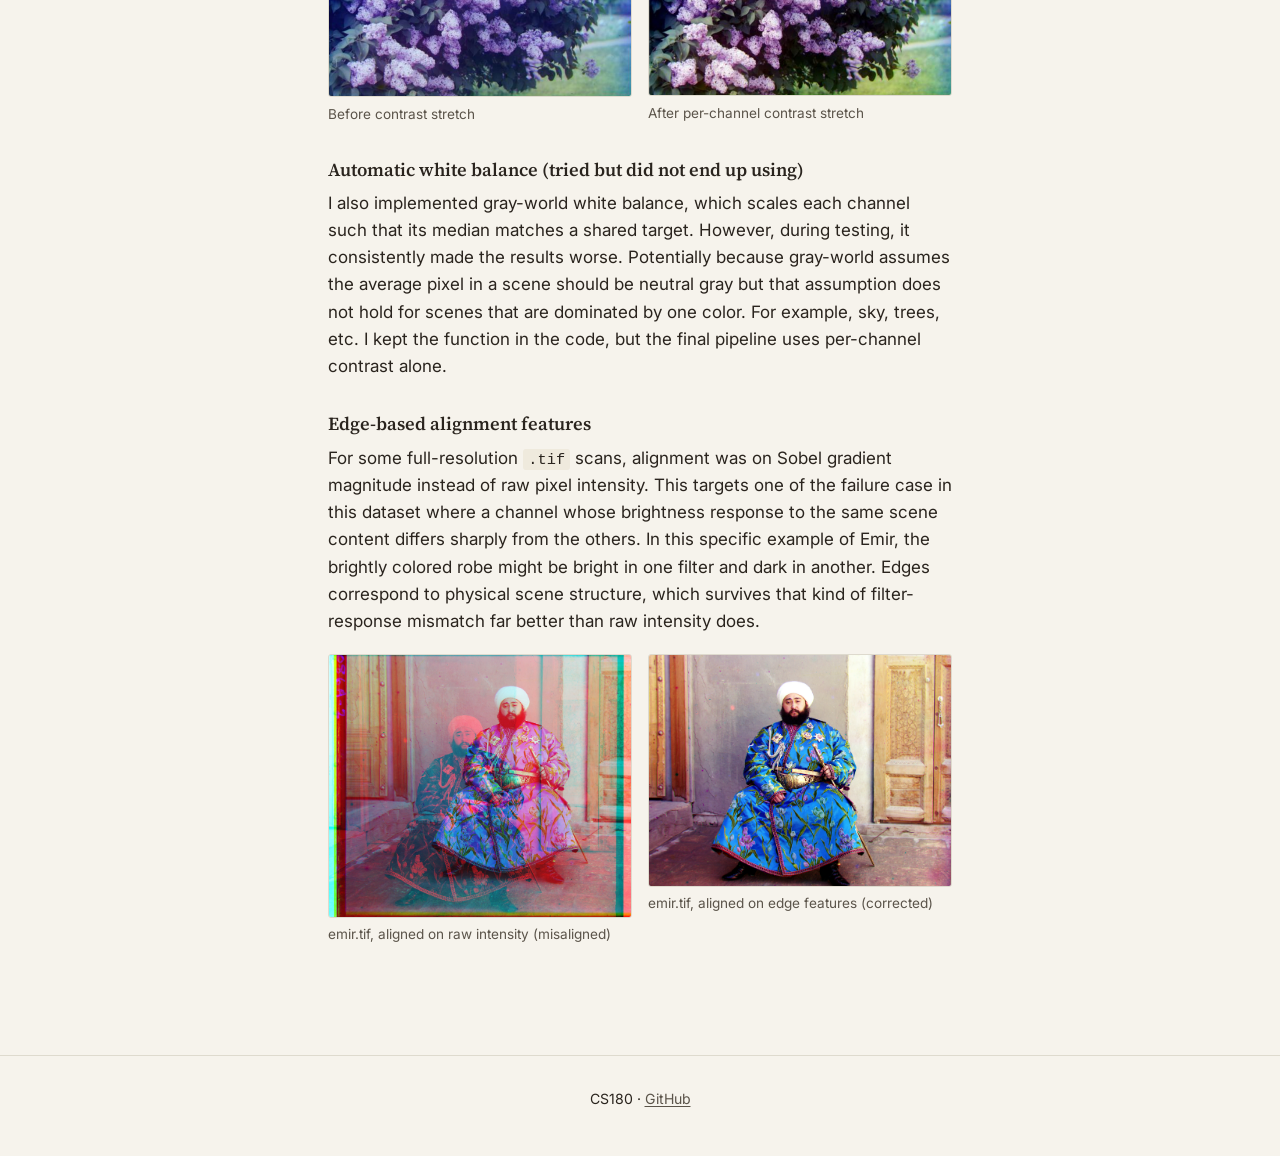
<file: project1.html>
<!DOCTYPE html>
<html lang="en">
<head>
<meta charset="UTF-8">
<meta name="viewport" content="width=device-width, initial-scale=1.0">
<title>Project 1 — Colorizing the Prokudin-Gorskii Collection</title>
<script src="script.js"></script>
<link rel="stylesheet" href="style.css">
</head>
<body>

<header class="site-header">
  <nav class="nav">
    <a class="nav-title" href="index.html">CS180 — Computational Photography</a>
    <div class="nav-links">
      <a href="index.html">Home</a>
      <a href="project0.html">Project 0</a>
      <a href="project1.html" aria-current="page">Project 1</a>
      <a href="project2.html">Project 2</a>
      <a href="project3.html">Project 3</a>
      <a href="project4a.html">Project 4a</a>
    </div>
  </nav>
</header>

<main class="container">

  <section class="hero">
    <h1>Colorizing the Prokudin-Gorskii Collection</h1>
    <p class="lede">
      Reconstructing color photographs from Sergei Prokudin-Gorskii's early-1900s three-exposure glass plate negatives, 
      by finding the pixel translation that brings each channel in line with the others.
    </p>
  </section>

  <p>
    Context: Each glass plate is a single tall scan stacking three exposures of the same scene, 
    taken through blue, green, and red filters, from top to bottom.
    Mechanical movement between exposures means the three channels aren't
    pixel-aligned so recovering color means finding the 2D
    integer shift for each channel that lines it up with the others. 
    I treated this as a discrete search problem where I try each candidate shift and score each one against a reference channel.
    Then, I keep only the shift with the best scores. 
    To accommodate both small JPEGs and full-resolution scans (.tif), I used different scoring metrics and 
    implemented a coarse-to-fine search strategy for the larger scans.
  </p>

  <h2>Single-scale alignment for JPEG images</h2>
  <p>
    For the three low-resolution example plates, I ran brute-force search over every integer displacement in a ±15 pixel window,
    scored with both <strong>NCC</strong> (normalized cross-correlation) and <strong>L2</strong> (Euclidean distance). 
    Both metrics agreed exactly on all three images:
  </p>

  <table>
    <caption>Single-scale offsets. NCC and L2 agree </caption>
    <thead>
      <tr><th>Image</th><th>G offset (dy, dx)</th><th>R offset (dy, dx)</th><th>Time</th></tr>
    </thead>
    <tbody>
      <tr><td>cathedral.jpg</td><td>(5, 2)</td><td>(12, 3)</td><td>~2s</td></tr>
      <tr><td>monastery.jpg</td><td>(&minus;3, 2)</td><td>(3, 2)</td><td>~2s</td></tr>
      <tr><td>tobolsk.jpg</td><td>(3, 3)</td><td>(6, 3)</td><td>~2.0s</td></tr>
    </tbody>
  </table>

  <div class="image-grid">
    <figure>
      <img src="assets/project1/cathedral_colorized.jpg" alt="cathedral.jpg aligned result" onerror="imgFallback(this)">
      <figcaption>cathedral.jpg</figcaption>
    </figure>
    <figure>
      <img src="assets/project1/monastery_colorized.jpg" alt="monastery.jpg aligned result" onerror="imgFallback(this)">
      <figcaption>monastery.jpg</figcaption>
    </figure>
    <figure>
      <img src="assets/project1/tobolsk_colorized.jpg" alt="tobolsk.jpg aligned result" onerror="imgFallback(this)">
      <figcaption>tobolsk.jpg</figcaption>
    </figure>
  </div>

  <p>
    Exhaustive search works here since there is only 31 by 31 (=961) candidate shifts to check per channel 
    since the image is so small. This only take around 2 seconds each and is fast enough.
  </p>

  <h2>Multi-scale pyramid alignment (all 14 example images)</h2>
  <p>
    The full-resolution <code>.tif</code> scans are 10&ndash;20&times; larger on each side of the images than the JPEGs.
    Hence, displacements can exceed 100 pixels so using brute force is too slow. 
    Instead, I built a recursive coarse-to-fine Gaussian pyramid where I repeatedly downsample, 
    align at the smallest scale, then work my way back up. Lastly, I refined the estimate with a small local search at each level. 
    The three JPEGs above also go through the same pyramid path and they mostly result in identical offsets to the single-scale search
    (with the outlier being R offset on monastery.jpg). This suggests that both methods agree and are valid.
  </p>

  <table>
    <caption>Multi-scale pyramid offsets, all 14 provided example images</caption>
    <thead>
      <tr><th>Image</th><th>Method</th><th>G offset</th><th>R offset</th></tr>
    </thead>
    <tbody>
      <tr><td>cathedral.jpg</td><td>pyramid</td><td>(5, 2)</td><td>(12, 3)</td></tr>
      <tr><td>monastery.jpg</td><td>pyramid</td><td>(&minus;3, 2)</td><td>(3, 2)</td></tr>
      <tr><td>tobolsk.jpg</td><td>pyramid</td><td>(3, 3)</td><td>(6, 3)</td></tr>
      <tr><td>church.tif</td><td>pyramid + edges</td><td>(25, 4)</td><td>(58, &minus;4)</td></tr>
      <tr><td>emir.tif</td><td>pyramid + edges</td><td>(49, 24)</td><td>(107, 40)</td></tr>
      <tr><td>harvesters.tif</td><td>pyramid + edges</td><td>(60, 17)</td><td>(124, 14)</td></tr>
      <tr><td>icon.tif</td><td>pyramid + edges</td><td>(42, 17)</td><td>(90, 23)</td></tr>
      <tr><td>ilemselga.tif</td><td>pyramid + edges</td><td>(40, 7)</td><td>(131, 11)</td></tr>
      <tr><td>melons.tif</td><td>pyramid + edges</td><td>(80, 10)</td><td>(177, 13)</td></tr>
      <tr><td>religous_painting.tif</td><td>pyramid + edges</td><td>(30, 6)</td><td>(70, 6)</td></tr>
      <tr><td>self_portrait.tif</td><td>pyramid + edges</td><td>(78, 29)</td><td>(176, 37)</td></tr>
      <tr><td>siren.tif</td><td>pyramid + edges</td><td>(49, &minus;6)</td><td>(96, &minus;24)</td></tr>
      <tr><td>three_generations.tif</td><td>pyramid + edges</td><td>(54, 12)</td><td>(111, 9)</td></tr>
      <tr><td>wharf.tif</td><td>pyramid + edges</td><td>(15, &minus;7)</td><td>(83, &minus;16)</td></tr>
    </tbody>
  </table>

  <div class="note">
    <code>.tif</code> some scans are aligned on edge features (gradient magnitude) rather than raw intensity (see Bells &amp; Whistles below for the rationale)
  </div>

  <div class="image-grid cols-4">
    <figure><img src="assets/project1/church_colorized.jpg" alt="church.tif result" onerror="imgFallback(this)"><figcaption>church.tif</figcaption></figure>
    <figure><img src="assets/project1/emir_colorized.jpg" alt="emir.tif result" onerror="imgFallback(this)"><figcaption>emir.tif</figcaption></figure>
    <figure><img src="assets/project1/harvesters_colorized.jpg" alt="harvesters.tif result" onerror="imgFallback(this)"><figcaption>harvesters.tif</figcaption></figure>
    <figure><img src="assets/project1/icon_colorized.jpg" alt="icon.tif result" onerror="imgFallback(this)"><figcaption>icon.tif</figcaption></figure>
    <figure><img src="assets/project1/ilemselga_colorized.jpg" alt="ilemselga.tif result" onerror="imgFallback(this)"><figcaption>ilemselga.tif</figcaption></figure>
    <figure><img src="assets/project1/melons_colorized.jpg" alt="melons.tif result" onerror="imgFallback(this)"><figcaption>melons.tif</figcaption></figure>
    <figure><img src="assets/project1/religous_painting_colorized.jpg" alt="religous_painting.tif result" onerror="imgFallback(this)"><figcaption>religous_painting.tif</figcaption></figure>
    <figure><img src="assets/project1/self_portrait_colorized.jpg" alt="self_portrait.tif result" onerror="imgFallback(this)"><figcaption>self_portrait.tif</figcaption></figure>
    <figure><img src="assets/project1/siren_colorized.jpg" alt="siren.tif result" onerror="imgFallback(this)"><figcaption>siren.tif</figcaption></figure>
    <figure><img src="assets/project1/three_generations_colorized.jpg" alt="three_generations.tif result" onerror="imgFallback(this)"><figcaption>three_generations.tif</figcaption></figure>
    <figure><img src="assets/project1/wharf_colorized.jpg" alt="wharf.tif result" onerror="imgFallback(this)"><figcaption>wharf.tif</figcaption></figure>
  </div>

  <h2>My own examples</h2>
  <p>
    I downloaded four additional plates from the
    <a href="https://www.loc.gov/collections/prokudin-gorskii/?st=grid">Library of Congress collection</a> to see how the algorithm handled images it
    had not been shaped around. All four could align relatively cleanly.
  </p>

  <table>
    <caption>Offsets on my own selected examples</caption>
    <thead><tr><th>Image</th><th>G offset</th><th>R offset</th></tr></thead>
    <tbody>
      <tr><td>additional1.jpg</td><td>(&minus;2, 1)</td><td>(1, 2)</td></tr>
      <tr><td>additional2.jpg</td><td>(5, 1)</td><td>(12, 3)</td></tr>
      <tr><td>additional3.jpg</td><td>(4, 1)</td><td>(8, 4)</td></tr>
      <tr><td>additional4.jpg</td><td>(4, 2)</td><td>(7, 4)</td></tr>
    </tbody>
  </table>

  <div class="image-grid cols-4">
    <figure><img src="assets/project1/additional1_colorized.jpg" alt="additional1.jpg result" onerror="imgFallback(this)"><figcaption>additional1.jpg</figcaption></figure>
    <figure><img src="assets/project1/additional2_colorized.jpg" alt="additional2.jpg result" onerror="imgFallback(this)"><figcaption>additional2.jpg</figcaption></figure>
    <figure><img src="assets/project1/additional3_colorized.jpg" alt="additional3.jpg result" onerror="imgFallback(this)"><figcaption>additional3.jpg</figcaption></figure>
    <figure><img src="assets/project1/additional4_colorized.jpg" alt="additional4.jpg result" onerror="imgFallback(this)"><figcaption>additional4.jpg</figcaption></figure>
  </div>

  <h2>Where the algorithm failed and why</h2>
  <p>
    Every image above aligned correctly under NCC at both single- and multi-scale. 
    On the other hand, L2 metric did not do as well under the pyramid method as it disagreed with
    its own single-scale result on two images (cathedral and additional2).
  </p>
  <ul>
    <li><strong>cathedral.jpg</strong>: L2 single-scale found R = (12, 3),
      L2 pyramid found R = (10, 28), wrong.</li>
    <li><strong>additional2.jpg</strong>: L2 single-scale found R = (12, 3),
      L2 pyramid found R = (44, 5), wrong.</li>
  </ul>
  <p>
    This could be due to L2 penalizing intensity differences between channels.
    For example, if channel G is brighter than channel B for reasons no related to alignment, 
    L2 will be biased towards whatever offset minimizes brightness difference instead of structural differences.
    This results in the algorithm locking onto a shift that matches average brightness rather than scene structure for heavily downsampled, low-detail pyramid levels. 
    The moment the estimate on the coarse level is wrong, 
    the narrow local refinement search at each finer level is not wide enough to recover. 
    NCC does not face this problem because it is the cosine similarity of mean-centered signals so it removes the means and scale by norms before comparing.
    Hence, NCC is invariant to the brightness difference between channels that L2 is affected by.
    Hence, I decided to keep NCC as the default metric throughout this project and
    L2 is used only at the required comparison points.
  </p>

  <h2>Bells &amp; whistles</h2>

  <h3>Exact wraparound removal</h3>
  <p>
    I implemented a circular shift with <code>np.roll</code> so that every aligned channel wraps a band of pixels in from the opposite edge. 
    Rather than guessing where the band of rubbish pixels is, I computed it from the known offsets.
    For an offset <code>(dy, dx)</code>, the invalid region will be <code>max(0, dy)</code> rows at the top or <code>max(0, -dy)</code> rows at the bottom.
    As for the columns, it will follow the same logic. Then, I take the tightest bound across all three channels to get the exact shared 'valid' region without the thresholds.
  </p>

  <figure class="single-image">
  <img src="assets/project1/np_roll_wraparound_demo.png"
       alt="Comparison of alignment before and after wraparound removal"
       onerror="imgFallback(this)">
  <figcaption>
    Wraparound removal comparison
  </figcaption>
</figure>

  <h3>Automatic border cropping</h3>
  <p>
    After the exact wraparound crop, a heuristic pass scans inward from each
    edge, comparing each row or column's brightness to the image's overall
    median, to catch any leftover physical plate border the exact method
    wasn't targeting.
  </p>
  
  <h4>Example 1: Cathedral</h4>
  <div class="compare-pair">
    <figure>
      <img src="assets/project1/cathedral_uncropped.png" alt="Before border crop" onerror="imgFallback(this)">
      <figcaption>Before border crop</figcaption>
    </figure>
    <figure>
      <img src="assets/project1/cathedral_cropped.png" alt="After border crop" onerror="imgFallback(this)">
      <figcaption>After border crop</figcaption>
    </figure>
  </div>

  <h4>Example 2: Self-portrait</h4>
  <div class="compare-pair">
    <figure>
      <img src="assets/project1/self_portrait_uncropped.png" alt="Before border crop" onerror="imgFallback(this)">
      <figcaption>Before border crop</figcaption>
    </figure>
    <figure>
      <img src="assets/project1/self_portrait_cropped.png" alt="After border crop" onerror="imgFallback(this)">
      <figcaption>After border crop</figcaption>
    </figure>
  </div>

  <h4>Example 3: Emir</h4>
  <div class="compare-pair">
    <figure>
      <img src="assets/project1/emir_uncropped.png" alt="Before border crop" onerror="imgFallback(this)">
      <figcaption>Before border crop</figcaption>
    </figure>
    <figure>
      <img src="assets/project1/emir_cropped.png" alt="After border crop" onerror="imgFallback(this)">
      <figcaption>After border crop</figcaption>
    </figure>
  </div>
  

  <h3>Automatic contrast per channel</h3>
  <p>
    The raw aligned images had visibly different black points and white points per channel that are not due to misalignment. 
    Stretching each channel independently between its own 1st and 99th percentile corrects both an additive offset and a multiplicative gain difference between channels.
  </p>
  <h4>Example 1: Cathedral</h4>
  <div class="compare-pair">
    <figure>
      <img src="assets/project1/cathedral_cropped.png" alt="Before contrast stretch" onerror="imgFallback(this)">
      <figcaption>Before contrast stretch</figcaption>
    </figure>
    <figure>
      <img src="assets/project1/cathedral_balanced.png" alt="After per-channel contrast stretch" onerror="imgFallback(this)">
      <figcaption>After per-channel contrast stretch</figcaption>
    </figure>
  </div>

  <h4>Example 2: Melons</h4>
  <div class="compare-pair">
    <figure>
      <img src="assets/project1/melons_befbalance.png" alt="Before contrast stretch" onerror="imgFallback(this)">
      <figcaption>Before contrast stretch</figcaption>
    </figure>
    <figure>
      <img src="assets/project1/melons_balanced.png" alt="After per-channel contrast stretch" onerror="imgFallback(this)">
      <figcaption>After per-channel contrast stretch</figcaption>
    </figure>
  </div>

  <h4>Example 3: Sirens</h4>
  <div class="compare-pair">
    <figure>
      <img src="assets/project1/sirens_befbalance.png" alt="Before contrast stretch" onerror="imgFallback(this)">
      <figcaption>Before contrast stretch</figcaption>
    </figure>
    <figure>
      <img src="assets/project1/siren_balanced.png" alt="After per-channel contrast stretch" onerror="imgFallback(this)">
      <figcaption>After per-channel contrast stretch</figcaption>
    </figure>
  </div>

  <h3>Automatic white balance (tried but did not end up using)</h3>
  <p>
    I also implemented gray-world white balance, which scales each channel such that its median matches a shared target. 
    However, during testing, it consistently made the results worse.
    Potentially because gray-world assumes the average pixel in a scene should be neutral gray but that assumption does not hold for scenes that are
    dominated by one color. For example, sky, trees, etc. 
    I kept the function in the code, but the final pipeline uses per-channel contrast alone.
  </p>

  <h3>Edge-based alignment features</h3>
  <p>
    For some full-resolution <code>.tif</code> scans, alignment was on Sobel gradient magnitude instead of raw pixel intensity. 
    This targets one of the failure case in this dataset where a channel whose brightness response to the same scene content differs sharply from the others.
    In this specific example of Emir, the brightly colored robe might be bright in one filter and dark in another. 
    Edges correspond to physical scene structure, which survives that kind of filter-response mismatch far better than raw intensity does.
  </p>
  <div class="compare-pair">
    <figure>
      <img src="assets/project1/emir_raw_intensity_colorized.jpg" alt="emir.tif aligned on raw intensity" onerror="imgFallback(this)">
      <figcaption>emir.tif, aligned on raw intensity (misaligned)</figcaption>
    </figure>
    <figure>
      <img src="assets/project1/emir_colorized.jpg" alt="emir.tif aligned on edge features" onerror="imgFallback(this)">
      <figcaption>emir.tif, aligned on edge features (corrected)</figcaption>
    </figure>
  </div>

</main>

<footer class="site-footer">
  <p>CS180 · <a href="https://github.com/">GitHub</a></p>
</footer>

</body>
</html>
</file>
<file: style.css>
@import url('https://fonts.googleapis.com/css2?family=Source+Serif+4:opsz,wght@8..60,400;8..60,600;8..60,700&family=Inter:wght@400;500;600&display=swap');

:root {
  --paper:      #f6f3ec;
  --paper-dim:  #efeadd;
  --ink:        #2a241e;
  --ink-soft:   #5b544a;
  --line:       #dedace;
  --accent:     #33586f;
  --accent-soft:#3f6c8a;
  --gold:       #a97a34;

  --serif: "Source Serif 4", Georgia, serif;
  --sans:  "Inter", -apple-system, BlinkMacSystemFont, "Segoe UI", sans-serif;

  --measure: 42rem;
  --wide: 60rem;
}

* { box-sizing: border-box; }

html { scroll-behavior: smooth; }

@media (prefers-reduced-motion: reduce) {
  html { scroll-behavior: auto; }
  * { animation-duration: 0.001ms !important; transition-duration: 0.001ms !important; }
}

body {
  margin: 0;
  background: var(--paper);
  color: var(--ink);
  font-family: var(--sans);
  font-size: 17px;
  line-height: 1.6;
  -webkit-font-smoothing: antialiased;
}

a {
  color: var(--accent);
  text-decoration-thickness: 1px;
  text-underline-offset: 2px;
}
a:hover { color: var(--gold); }
a:focus-visible,
button:focus-visible {
  outline: 2px solid var(--accent);
  outline-offset: 2px;
}

h1, h2, h3 {
  font-family: var(--serif);
  font-weight: 600;
  line-height: 1.2;
  color: var(--ink);
}

h1 { font-size: 2.3rem; margin: 0 0 0.4em; }
h2 { font-size: 1.5rem; margin: 2.4em 0 0.7em; }
h3 { font-size: 1.15rem; margin: 1.8em 0 0.5em; }

p { margin: 0 0 1.1em; color: var(--ink); }
p.lede { font-size: 1.1rem; color: var(--ink-soft); }

code, pre {
  font-family: ui-monospace, "SFMono-Regular", Menlo, Consolas, monospace;
  font-size: 0.9em;
}
pre {
  background: var(--paper-dim);
  border: 1px solid var(--line);
  border-radius: 4px;
  padding: 0.9em 1.1em;
  overflow-x: auto;
}
code { background: var(--paper-dim); padding: 0.1em 0.35em; border-radius: 3px; }


.site-header {
  border-bottom: 1px solid var(--line);
  background: var(--paper);
}
.nav {
  max-width: var(--wide);
  margin: 0 auto;
  padding: 1.1rem 1.5rem;
  display: flex;
  align-items: baseline;
  justify-content: space-between;
  flex-wrap: wrap;
  gap: 0.5rem 1.5rem;
}
.nav-title {
  font-family: var(--serif);
  font-weight: 600;
  font-size: 1.1rem;
  color: var(--ink);
  text-decoration: none;
}
.nav-links { display: flex; gap: 1.4rem; }
.nav-links a {
  color: var(--ink-soft);
  text-decoration: none;
  font-size: 0.95rem;
}
.nav-links a:hover, .nav-links a[aria-current="page"] { color: var(--accent); }
.nav-links a[aria-current="page"] { font-weight: 600; }


.container {
  max-width: var(--measure);
  margin: 0 auto;
  padding: 3rem 1.5rem 5rem;
}
.container-wide {
  max-width: var(--wide);
  margin: 0 auto;
  padding: 3rem 1.5rem 5rem;
}

.hero {
  border-bottom: 1px solid var(--line);
  padding-bottom: 2.5rem;
  margin-bottom: 1rem;
}


.project-grid {
  display: grid;
  grid-template-columns: repeat(2, 1fr);
  gap: 1.75rem;
  margin-top: 2.5rem;
}
@media (max-width: 640px) {
  .project-grid { grid-template-columns: 1fr; }
}

.project-card {
  display: block;
  text-decoration: none;
  color: inherit;
  border: 1px solid var(--line);
  border-radius: 6px;
  overflow: hidden;
  background: #fff;
  transition: border-color 0.15s ease;
}
.project-card:hover { border-color: var(--accent); }

.project-card .thumb {
  aspect-ratio: 4 / 3;
  background: var(--paper-dim);
  display: flex;
  align-items: center;
  justify-content: center;
  overflow: hidden;
}
.project-card .thumb img {
  width: 100%; height: 100%; object-fit: cover; display: block;
}
.project-card .thumb .placeholder {
  font-family: var(--serif);
  color: var(--ink-soft);
  font-size: 0.95rem;
}

.img-placeholder {
  width: 100%;
  min-height: 150px;
  display: flex;
  align-items: center;
  justify-content: center;
  text-align: center;
  padding: 0.75rem;
  border: 1px dashed var(--line);
  border-radius: 3px;
  background: var(--paper-dim);
  color: var(--ink-soft);
  font-size: 0.85rem;
}
.thumb .img-placeholder { min-height: 100%; border: none; border-radius: 0; }

.project-card .card-body { padding: 1.2rem 1.3rem 1.4rem; }
.project-card h3 { margin: 0 0 0.35em; }
.project-card p { margin: 0; color: var(--ink-soft); font-size: 0.96rem; }


.figure {
  margin: 1.6rem 0;
}
.figure img {
  display: block;
  width: 100%;
  border: 1px solid var(--line);
  border-radius: 3px;
}
.figure figcaption {
  margin-top: 0.5rem;
  font-size: 0.88rem;
  color: var(--ink-soft);
  text-align: left;
}

.single-image {
  max-width: 900px;
  margin: 1.5rem auto;
}

.single-image img {
  display: block;
  width: 100%;
  height: auto;
}

.image-grid {
  display: grid;
  grid-template-columns: repeat(3, 1fr);
  gap: 1.2rem;
  margin: 1.6rem 0;
}
.image-grid.cols-4 { grid-template-columns: repeat(3, minmax(0, 1fr)); }
.image-grid.cols-2 { grid-template-columns: repeat(2, 1fr); }
@media (max-width: 720px) {
  .image-grid, .image-grid.cols-4, .image-grid.cols-2 { grid-template-columns: repeat(2, 1fr); }
}
.image-grid figure { margin: 0; }
.image-grid img {
  width: 100%;
  display: block;
  border: 1px solid var(--line);
  border-radius: 3px;
}
.image-grid figcaption {
  margin-top: 0.4rem;
  font-size: 0.82rem;
  color: var(--ink-soft);
}

.compare-pair {
  display: grid;
  grid-template-columns: 1fr 1fr;
  gap: 1rem;
  margin: 1.2rem 0 1.8rem;
}
@media (max-width: 560px) {
  .compare-pair { grid-template-columns: 1fr; }
}
.compare-pair figure { margin: 0; }
.compare-pair img { width: 100%; border: 1px solid var(--line); border-radius: 3px; display: block; }
.compare-pair figcaption { margin-top: 0.4rem; font-size: 0.85rem; color: var(--ink-soft); }


table {
  width: 100%;
  border-collapse: collapse;
  margin: 1.4rem 0;
  font-size: 0.94rem;
}
caption {
  caption-side: top;
  text-align: left;
  font-size: 0.85rem;
  color: var(--ink-soft);
  margin-bottom: 0.4rem;
}
th, td {
  text-align: left;
  padding: 0.55rem 0.8rem;
  border-bottom: 1px solid var(--line);
}
th {
  background: var(--paper-dim);
  color: var(--ink);
  font-weight: 600;
  font-family: var(--sans);
}
tr:last-child td { border-bottom: 1px solid var(--line); }


.note {
  border-left: 3px solid var(--gold);
  background: var(--paper-dim);
  padding: 0.9rem 1.1rem;
  margin: 1.4rem 0;
  font-size: 0.95rem;
  color: var(--ink-soft);
  border-radius: 0 4px 4px 0;
}
.todo {
  border-left: 3px solid var(--accent-soft);
  background: #eef3f6;
  padding: 0.9rem 1.1rem;
  margin: 1.4rem 0;
  font-size: 0.92rem;
  color: var(--ink-soft);
  border-radius: 0 4px 4px 0;
}

hr.rule {
  border: none;
  border-top: 1px solid var(--line);
  margin: 3rem 0;
}

.site-footer {
  border-top: 1px solid var(--line);
  padding: 2rem 1.5rem;
  text-align: center;
  color: var(--ink-soft);
  font-size: 0.88rem;
}
.site-footer a { color: var(--ink-soft); }
.site-footer a:hover { color: var(--accent); }

.toc { display: flex; flex-wrap: wrap; gap: 0.4rem 1.2rem; margin: 1.5rem 0 0.5rem; font-size: 0.92rem; }
.toc a { text-decoration: none; }
h4 { font-family: var(--serif); font-size: 1rem; margin: 1.6em 0 0.4em; color: var(--ink); }
.container-wide p, .container-wide pre, .container-wide table { max-width: var(--measure); }
.container-wide table { max-width: 100%; }
.single-image .figure { margin: 0; }
</file>
